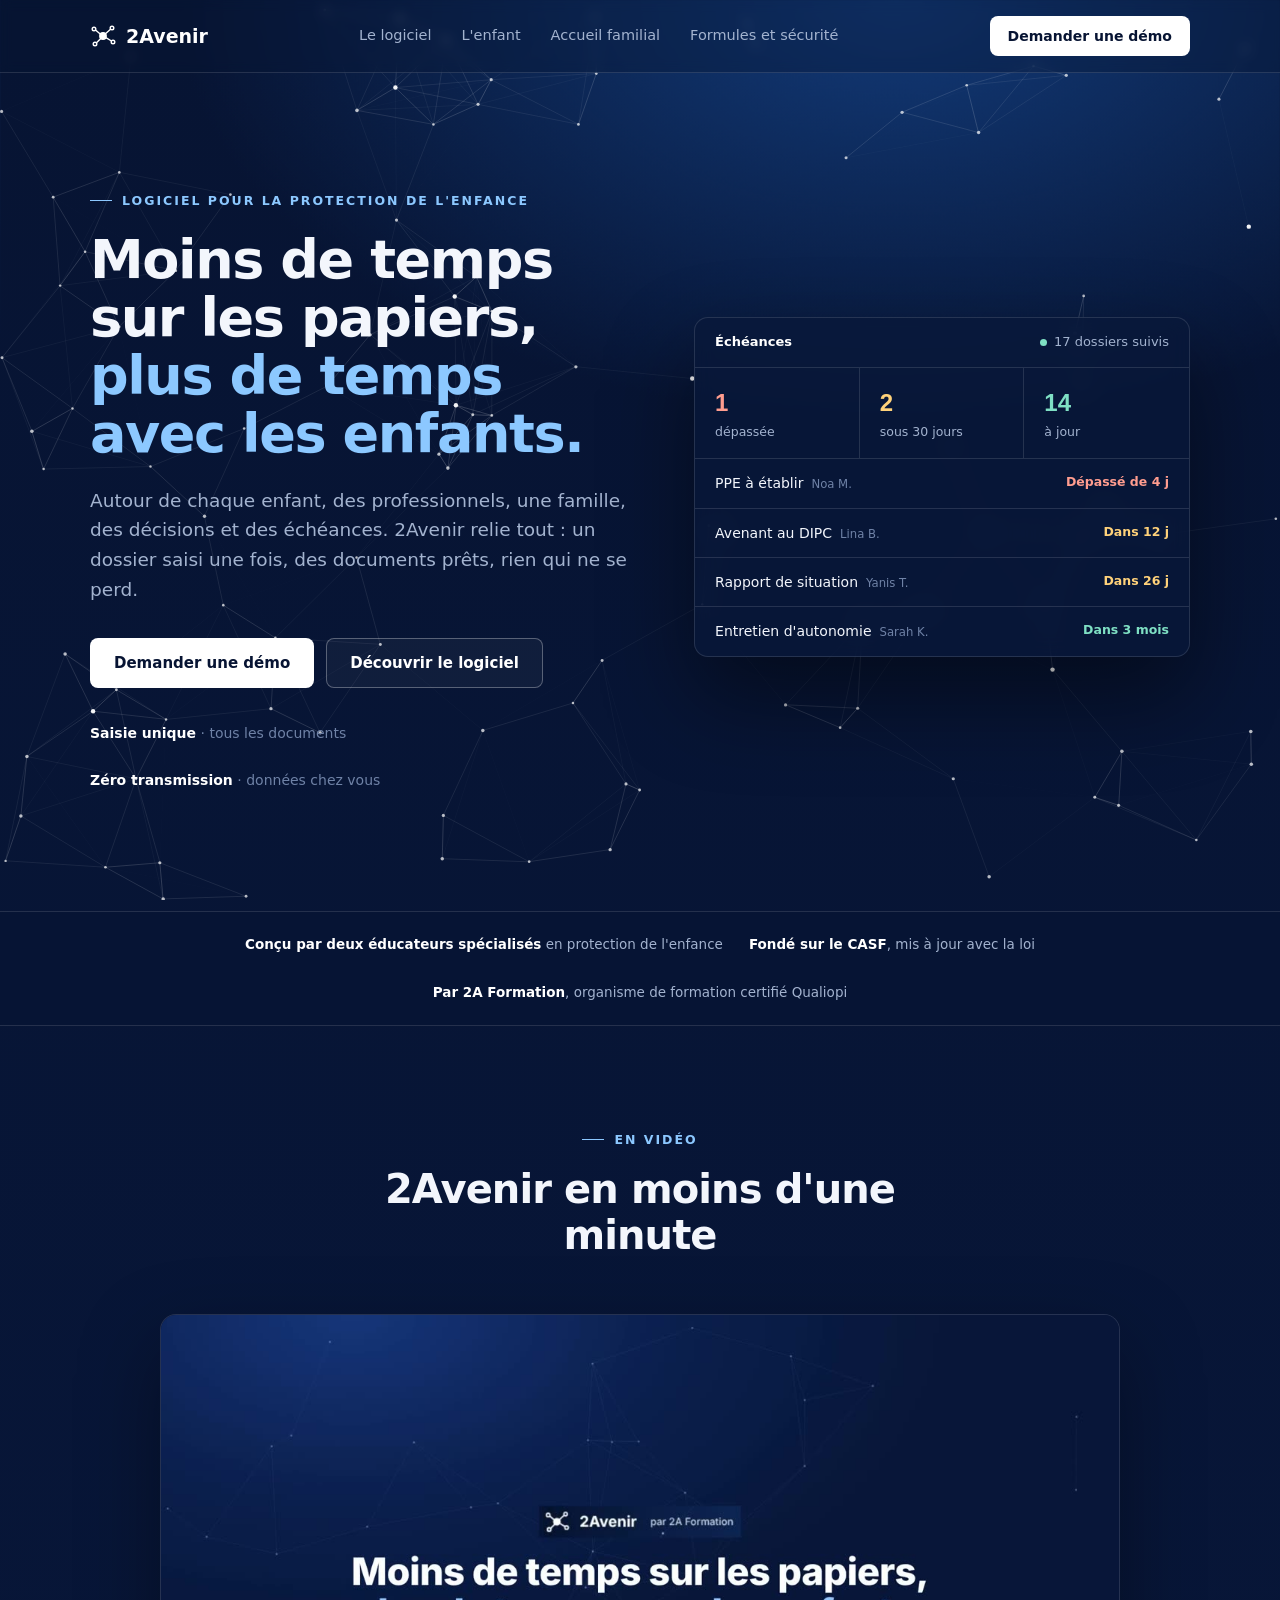
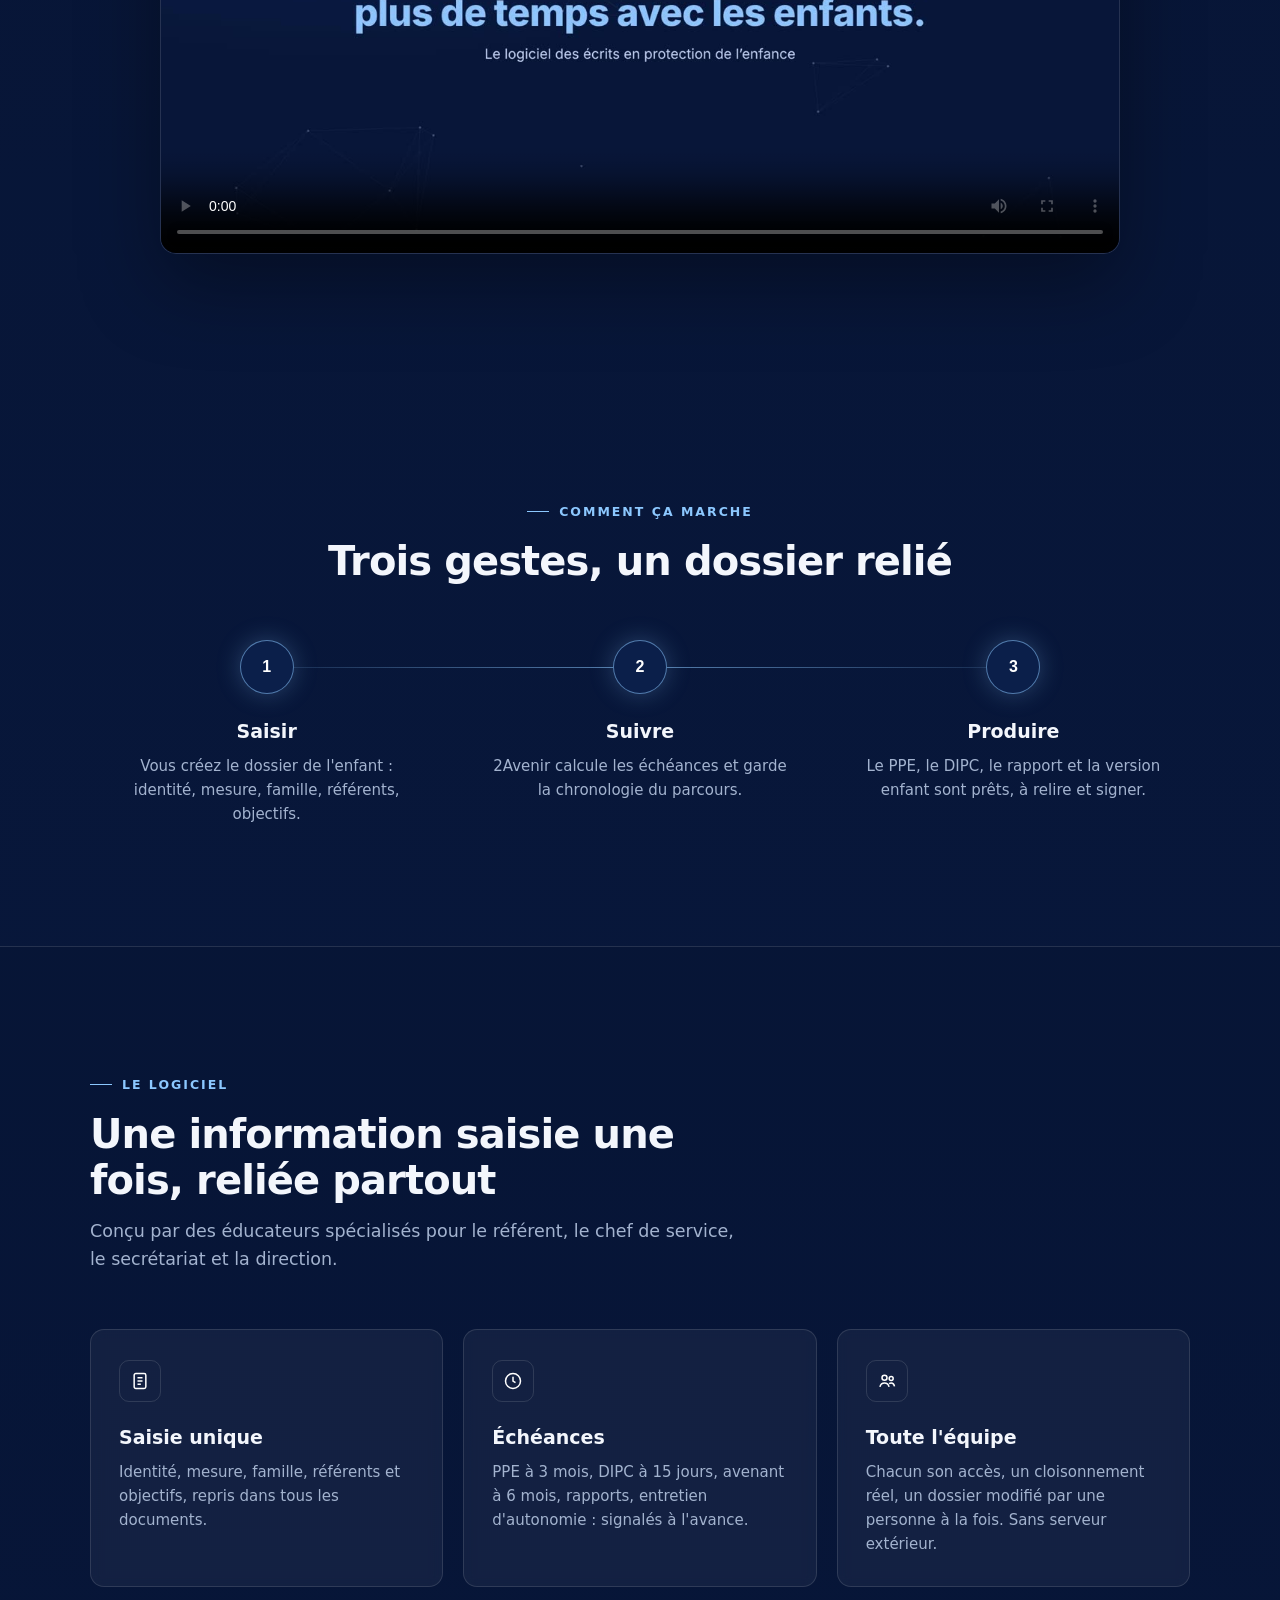
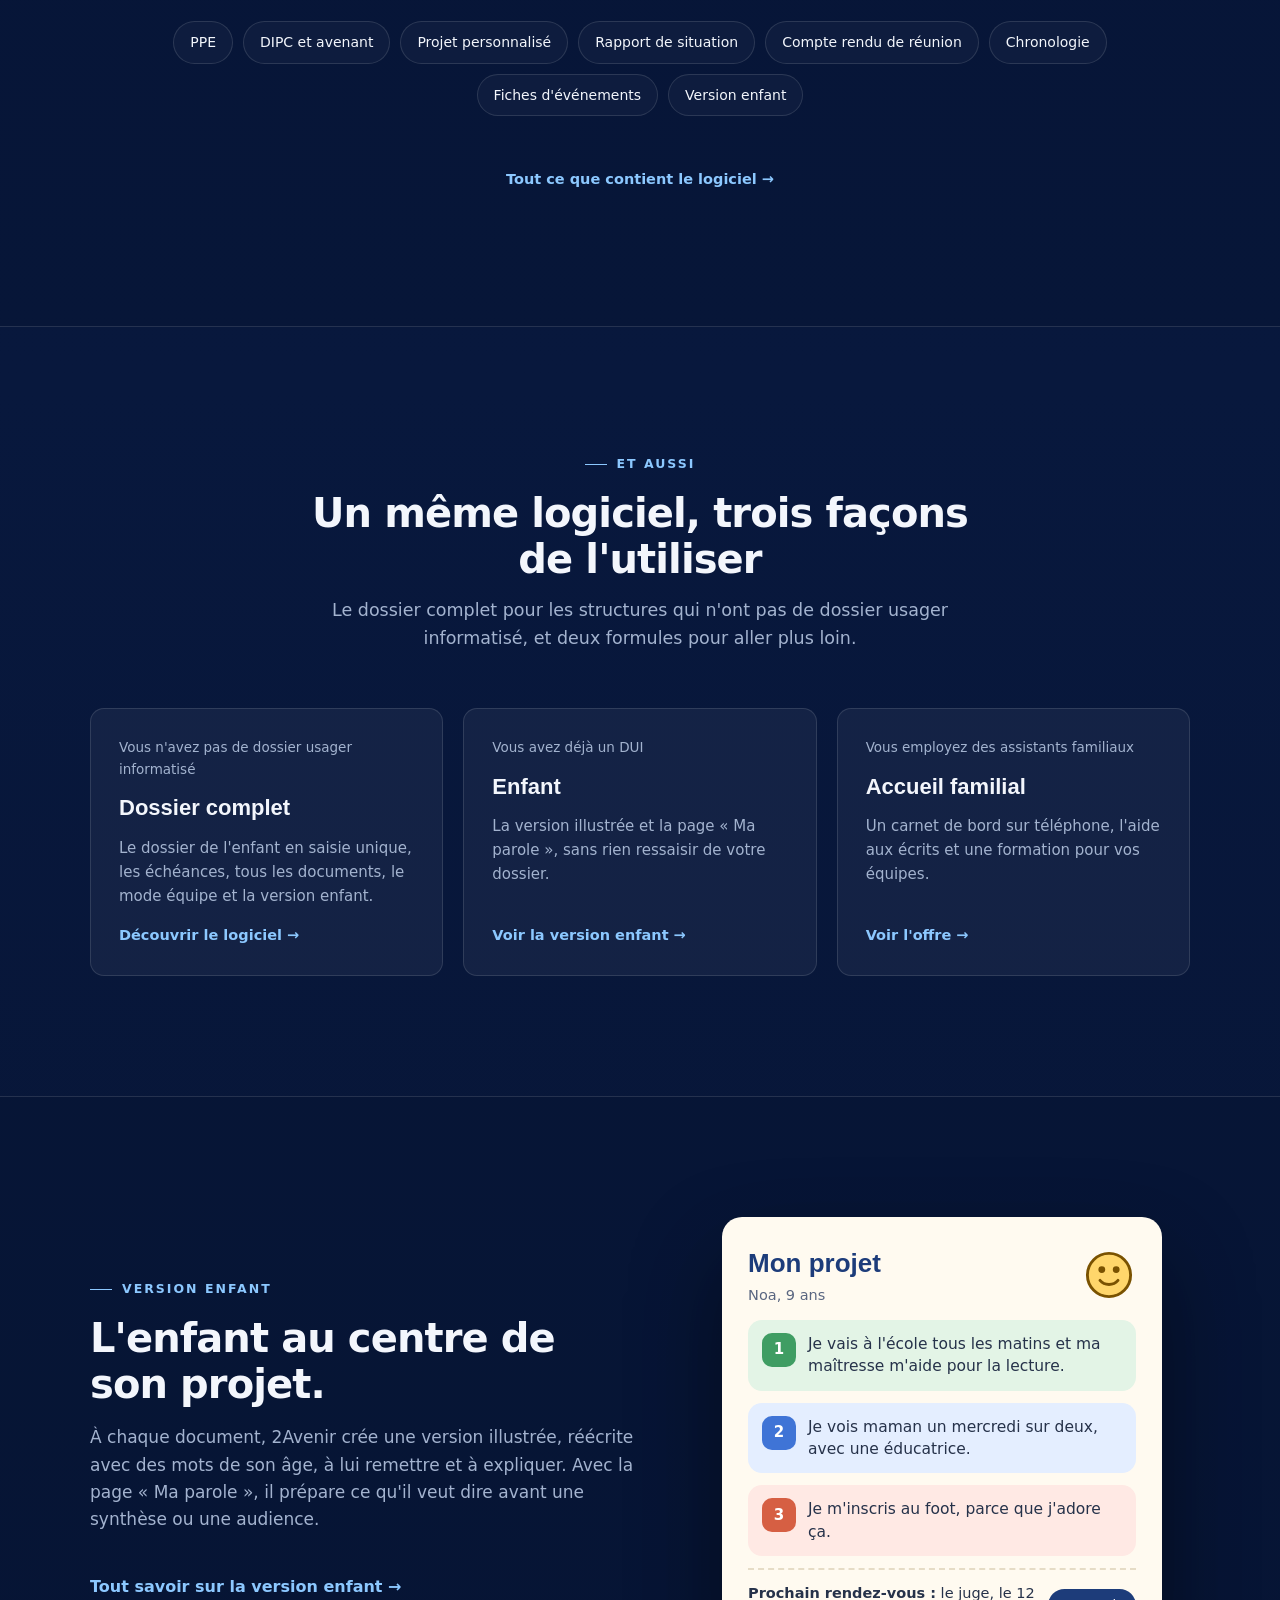
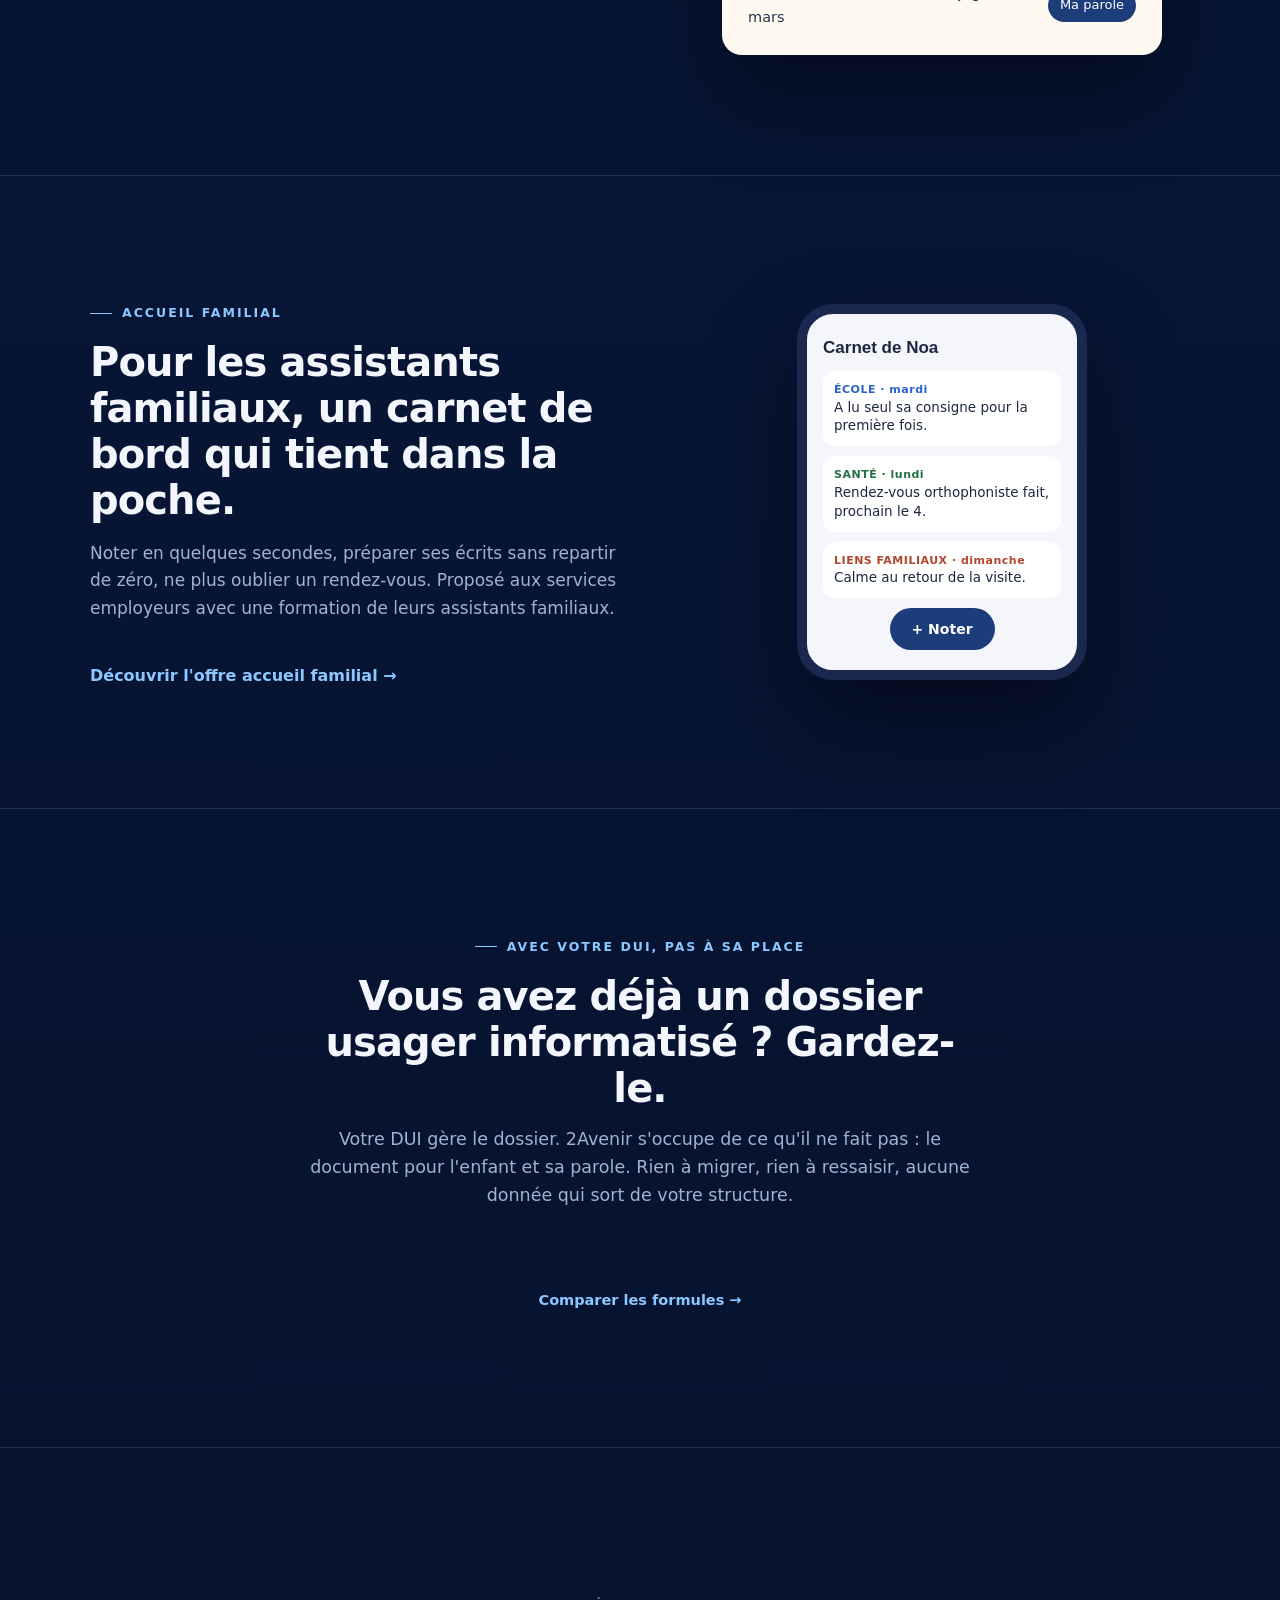
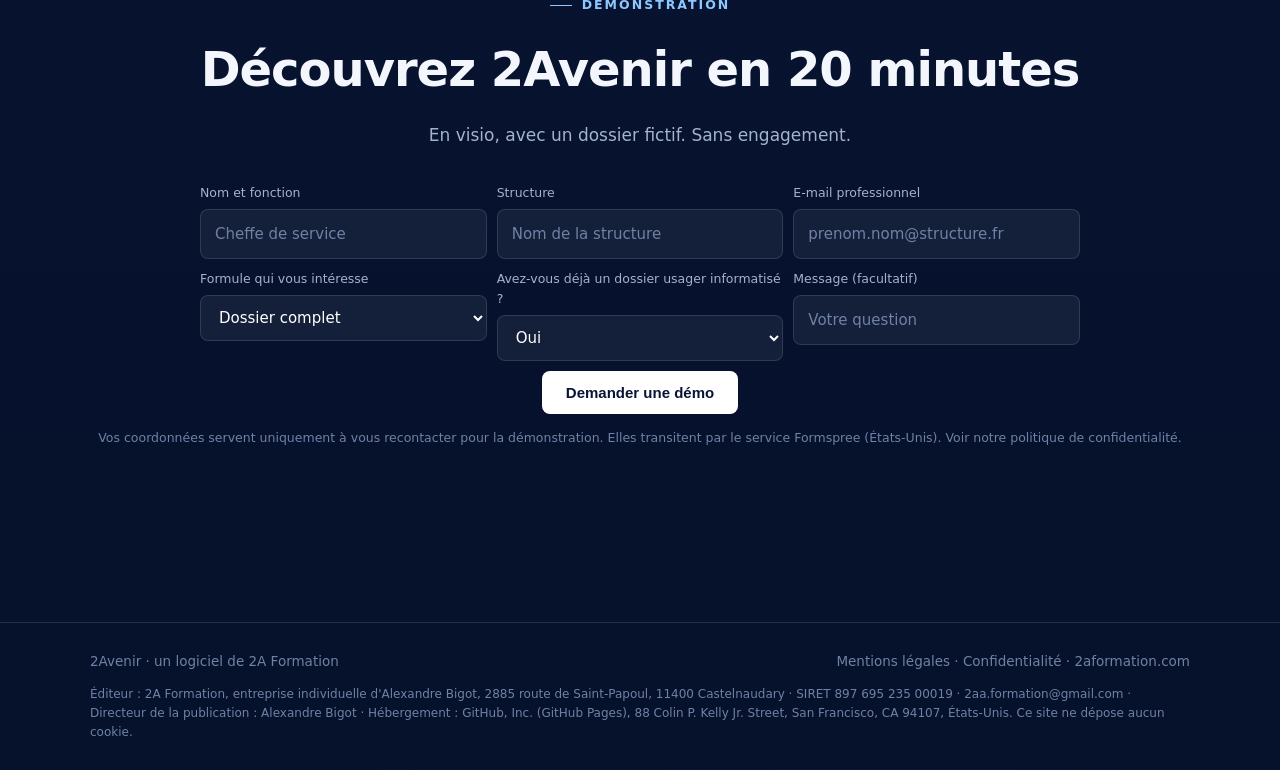
<file: index.html>
<!doctype html>
<html lang="fr">
<head>
<meta charset="utf-8">
<meta http-equiv="Content-Security-Policy" content="default-src 'self'; script-src 'self'; style-src 'self' 'unsafe-inline' https://fonts.googleapis.com; font-src https://fonts.gstatic.com; img-src 'self' data:; media-src 'self'; connect-src https://formspree.io; form-action https://formspree.io; base-uri 'none'; object-src 'none'">
<meta name="referrer" content="strict-origin-when-cross-origin">
<meta name="viewport" content="width=device-width, initial-scale=1">
<title>2Avenir · logiciel pour la protection de l'enfance</title>
<meta name="description" content="2Avenir relie le dossier de chaque enfant accueilli, les échéances et les documents (PPE, DIPC, projet personnalisé, rapport de situation), avec une version pour l'enfant et un outil pour les assistants familiaux. Sans serveur extérieur. Par 2A Formation.">
<meta property="og:title" content="2Avenir · logiciel pour la protection de l'enfance">
<meta property="og:description" content="2Avenir relie le dossier de chaque enfant accueilli, les échéances et les documents (PPE, DIPC, projet personnalisé, rapport de situation), avec une version pour l'enfant et un outil pour les assistants familiaux. Sans serveur extérieur. Par 2A Formation.">
<meta property="og:url" content="https://2avenir.net/">
<link rel="icon" href="data:image/svg+xml,%3Csvg xmlns=%27http://www.w3.org/2000/svg%27 viewBox=%270 0 26 26%27%3E%3Crect width=%2726%27 height=%2726%27 rx=%276%27 fill=%27%23071433%27/%3E%3Cg stroke=%27%23fff%27 stroke-width=%271.6%27%3E%3Cpath d=%27M6 7l7 6l7-6M6 19l7-6l7 6%27/%3E%3C/g%3E%3Ccircle cx=%2713%27 cy=%2713%27 r=%273%27 fill=%27%238cc8ff%27/%3E%3C/svg%3E">
<link rel="preconnect" href="https://fonts.googleapis.com"><link rel="preconnect" href="https://fonts.gstatic.com" crossorigin>
<link rel="stylesheet" href="https://fonts.googleapis.com/css2?family=Inter:wght@400;600&family=Poppins:wght@500;600&display=swap">
<link rel="stylesheet" href="style.css">
</head>
<body>
<canvas id="net" aria-hidden="true"></canvas>
<header>
 <div class="wrap">
  <a class="logo" href="index.html"><svg aria-hidden="true" width="26" height="26" viewBox="0 0 26 26" fill="none" stroke="#fff" stroke-width="1.4"><circle cx="13" cy="13" r="3.2" fill="#fff"/><circle cx="4" cy="6" r="1.8"/><circle cx="22" cy="5" r="1.8"/><circle cx="23" cy="19" r="1.8"/><circle cx="5" cy="21" r="1.8"/><path d="M5.5 7l5 4.2M20.5 6.3l-5.3 4.8M21.5 18l-5.6-3.4M6.5 19.8l4.3-4.2"/></svg>2Avenir</a>
  <nav aria-label="Navigation principale"><a href="logiciel.html">Le logiciel</a><a href="enfant.html">L'enfant</a><a href="accueil-familial.html">Accueil familial</a><a href="formules.html">Formules et sécurité</a></nav>
  <a class="btn hd" href="#demo">Demander une démo</a>
  <details class="mnav"><summary>Menu</summary><div><a href="index.html">Accueil</a><a href="logiciel.html">Le logiciel</a><a href="enfant.html">L'enfant</a><a href="accueil-familial.html">Accueil familial</a><a href="formules.html">Formules et sécurité</a><a href="#demo">Demander une démo</a></div></details>
 </div>
</header>
<main>
 <div class="hero">
  <div class="wrap">
   <div>
    <div class="k">Logiciel pour la protection de l'enfance</div>
    <h1>Moins de temps sur les papiers, <span>plus de temps avec les enfants.</span></h1>
    <p>Autour de chaque enfant, des professionnels, une famille, des décisions et des échéances. 2Avenir relie tout : un dossier saisi une fois, des documents prêts, rien qui ne se perd.</p>
    <div class="ctas"><a class="btn" href="#demo">Demander une démo</a><a class="btn line" href="logiciel.html">Découvrir le logiciel</a></div>
    <div class="trust"><span><b>Saisie unique</b> · tous les documents</span><span><b>Zéro transmission</b> · données chez vous</span></div>
   </div>
   <div class="app" aria-label="Aperçu du logiciel, données fictives">
    <div class="bar"><b>Échéances</b><span class="live">17 dossiers suivis</span></div>
    <div class="kp"><div><b class="r">1</b>dépassée</div><div><b class="o">2</b>sous 30 jours</div><div><b class="g">14</b>à jour</div></div>
    <div class="row"><span>PPE à établir<small>Noa M.</small></span><span class="r">Dépassé de 4 j</span></div>
    <div class="row"><span>Avenant au DIPC<small>Lina B.</small></span><span class="o">Dans 12 j</span></div>
    <div class="row"><span>Rapport de situation<small>Yanis T.</small></span><span class="o">Dans 26 j</span></div>
    <div class="row"><span>Entretien d'autonomie<small>Sarah K.</small></span><span class="g">Dans 3 mois</span></div>
   </div>
  </div>
 </div>
 <div class="strip"><div class="wrap"><span><b>Conçu par deux éducateurs spécialisés</b> en protection de l'enfance</span><span><b>Fondé sur le CASF</b>, mis à jour avec la loi</span><span><b>Par 2A Formation</b>, organisme de formation certifié Qualiopi</span></div></div>
 <section id="video">
  <div class="wrap">
   <div class="sh c"><div class="k">En vidéo</div><h2>2Avenir en moins d'une minute</h2></div>
   <div class="film"><video controls preload="metadata" playsinline poster="video-2avenir-apercu.jpg" aria-label="Présentation de 2Avenir en vidéo, données fictives"><source src="video-2avenir.mp4" type="video/mp4">Votre navigateur ne lit pas la vidéo : <a href="video-2avenir.mp4">la télécharger</a>.</video></div>
  </div>
 </section>
 <section id="etapes">
  <div class="wrap">
   <div class="sh c"><div class="k">Comment ça marche</div><h2>Trois gestes, un dossier relié</h2></div>
   <div class="steps">
    <div class="step"><div class="dot">1</div><h3>Saisir</h3><p>Vous créez le dossier de l'enfant : identité, mesure, famille, référents, objectifs.</p></div>
    <div class="step"><div class="dot">2</div><h3>Suivre</h3><p>2Avenir calcule les échéances et garde la chronologie du parcours.</p></div>
    <div class="step"><div class="dot">3</div><h3>Produire</h3><p>Le PPE, le DIPC, le rapport et la version enfant sont prêts, à relire et signer.</p></div>
   </div>
  </div>
 </section>
 <section id="logiciel" class="alt">
  <div class="wrap">
   <div class="sh"><div class="k">Le logiciel</div><h2>Une information saisie une fois, reliée partout</h2><p>Conçu par des éducateurs spécialisés pour le référent, le chef de service, le secrétariat et la direction.</p></div>
   <div class="grid3">
    <div class="card"><div class="ic"><svg aria-hidden="true" width="20" height="20" viewBox="0 0 24 24" fill="none" stroke="#fff" stroke-width="1.8"><rect x="5" y="3" width="14" height="18" rx="2"/><path d="M9 8h6M9 12h6M9 16h4"/></svg></div><h3>Saisie unique</h3><p>Identité, mesure, famille, référents et objectifs, repris dans tous les documents.</p></div>
    <div class="card"><div class="ic"><svg aria-hidden="true" width="20" height="20" viewBox="0 0 24 24" fill="none" stroke="#fff" stroke-width="1.8"><circle cx="12" cy="12" r="9"/><path d="M12 7v5l3 2"/></svg></div><h3>Échéances</h3><p>PPE à 3 mois, DIPC à 15 jours, avenant à 6 mois, rapports, entretien d'autonomie : signalés à l'avance.</p></div>
    <div class="card"><div class="ic"><svg aria-hidden="true" width="20" height="20" viewBox="0 0 24 24" fill="none" stroke="#fff" stroke-width="1.8"><circle cx="9" cy="8" r="3"/><circle cx="17" cy="9" r="2.4"/><path d="M3.5 19c.8-3 3-4.5 5.5-4.5s4.7 1.5 5.5 4.5M14.5 15.2c.8-.5 1.6-.7 2.5-.7 2 0 3.5 1.2 4 4"/></svg></div><h3>Toute l'équipe</h3><p>Chacun son accès, un cloisonnement réel, un dossier modifié par une personne à la fois. Sans serveur extérieur.</p></div>
   </div>
   <div class="docs"><span>PPE</span><span>DIPC et avenant</span><span>Projet personnalisé</span><span>Rapport de situation</span><span>Compte rendu de réunion</span><span>Chronologie</span><span>Fiches d'événements</span><span>Version enfant</span></div>
   <p class="fine"><a class="more" href="logiciel.html">Tout ce que contient le logiciel →</a></p>
  </div>
 </section>
 <section id="formules-choix">
  <div class="wrap">
   <div class="sh c"><div class="k">Et aussi</div><h2>Un même logiciel, trois façons de l'utiliser</h2><p>Le dossier complet pour les structures qui n'ont pas de dossier usager informatisé, et deux formules pour aller plus loin.</p></div>
   <div class="grid3">
    <a class="choice" href="logiciel.html"><small>Vous n'avez pas de dossier usager informatisé</small><b>Dossier complet</b><span>Le dossier de l'enfant en saisie unique, les échéances, tous les documents, le mode équipe et la version enfant.</span><i>Découvrir le logiciel →</i></a>
    <a class="choice" href="enfant.html"><small>Vous avez déjà un DUI</small><b>Enfant</b><span>La version illustrée et la page « Ma parole », sans rien ressaisir de votre dossier.</span><i>Voir la version enfant →</i></a>
    <a class="choice" href="accueil-familial.html"><small>Vous employez des assistants familiaux</small><b>Accueil familial</b><span>Un carnet de bord sur téléphone, l'aide aux écrits et une formation pour vos équipes.</span><i>Voir l'offre →</i></a>
   </div>
  </div>
 </section>
 <section id="enfant" class="alt">
  <div class="wrap split">
   <div>
    <div class="k">Version enfant</div>
    <h2>L'enfant au centre de son projet.</h2>
    <p>À chaque document, 2Avenir crée une version illustrée, réécrite avec des mots de son âge, à lui remettre et à expliquer. Avec la page « Ma parole », il prépare ce qu'il veut dire avant une synthèse ou une audience.</p>
    <a class="more" href="enfant.html">Tout savoir sur la version enfant →</a>
   </div>
   <div class="kidcard" role="img" aria-label="Exemple fictif de projet illustré pour un enfant de 9 ans">
     <div class="head"><div><p class="t1">Mon projet</p><p class="t2">Noa, 9 ans</p></div><svg aria-hidden="true" width="54" height="54" viewBox="0 0 30 30" fill="#ffd66b" stroke="#7a5200" stroke-width="1.6" stroke-linecap="round"><circle cx="15" cy="15" r="12"/><circle cx="11" cy="12" r="1.1" fill="#7a5200"/><circle cx="19" cy="12" r="1.1" fill="#7a5200"/><path d="M10 18c2.5 3 7.5 3 10 0"/></svg></div>
     <div class="obj o1"><b>1</b><span>Je vais à l'école tous les matins et ma maîtresse m'aide pour la lecture.</span></div>
     <div class="obj o2"><b>2</b><span>Je vois maman un mercredi sur deux, avec une éducatrice.</span></div>
     <div class="obj o3"><b>3</b><span>Je m'inscris au foot, parce que j'adore ça.</span></div>
     <div class="kidfoot"><span><strong>Prochain rendez-vous :</strong> le juge, le 12 mars</span><span class="pill">Ma parole</span></div>
    </div>
  </div>
 </section>
 <section id="accueil-familial">
  <div class="wrap split">
   <div>
    <div class="k">Accueil familial</div>
    <h2>Pour les assistants familiaux, un carnet de bord qui tient dans la poche.</h2>
    <p>Noter en quelques secondes, préparer ses écrits sans repartir de zéro, ne plus oublier un rendez-vous. Proposé aux services employeurs avec une formation de leurs assistants familiaux.</p>
    <a class="more" href="accueil-familial.html">Découvrir l'offre accueil familial →</a>
   </div>
   <div class="phone" role="img" aria-label="Aperçu du carnet de bord sur téléphone, données fictives">
     <p class="pt">Carnet de Noa</p>
     <div class="ob"><b style="color:#2a62c9">ÉCOLE · mardi</b>A lu seul sa consigne pour la première fois.</div>
     <div class="ob"><b style="color:#237043">SANTÉ · lundi</b>Rendez-vous orthophoniste fait, prochain le 4.</div>
     <div class="ob"><b style="color:#b0462e">LIENS FAMILIAUX · dimanche</b>Calme au retour de la visite.</div>
     <span class="add">+ Noter</span>
    </div>
  </div>
 </section>
 <section id="dui" class="alt">
  <div class="wrap">
   <div class="sh c"><div class="k">Avec votre DUI, pas à sa place</div><h2>Vous avez déjà un dossier usager informatisé ? Gardez-le.</h2><p>Votre DUI gère le dossier. 2Avenir s'occupe de ce qu'il ne fait pas : le document pour l'enfant et sa parole. Rien à migrer, rien à ressaisir, aucune donnée qui sort de votre structure.</p></div>
   <p class="fine"><a class="more" href="formules.html">Comparer les formules →</a></p>
  </div>
 </section>
 <div class="final" id="demo">
  <div class="wrap">
   <div class="k">Démonstration</div>
   <h2>Découvrez 2Avenir en 20 minutes</h2>
   <p>En visio, avec un dossier fictif. Sans engagement.</p>
   <form class="form" id="demoForm" action="https://formspree.io/f/xjykajbo" method="POST">
    <input type="hidden" name="_subject" value="2Avenir : demande de démonstration">
    <input type="hidden" name="origine" value="2avenir.net">
    <input type="text" name="_gotcha" tabindex="-1" autocomplete="off" aria-hidden="true" style="position:absolute;left:-9999px;width:1px;height:1px;opacity:0">
    <div><label for="f-nom">Nom et fonction</label><input id="f-nom" name="nom_fonction" required maxlength="120" placeholder="Cheffe de service"></div>
    <div><label for="f-struct">Structure</label><input id="f-struct" name="etablissement" required maxlength="160" placeholder="Nom de la structure"></div>
    <div><label for="f-mail">E-mail professionnel</label><input id="f-mail" name="email" type="email" required maxlength="160" placeholder="prenom.nom@structure.fr"></div>
    <div><label for="f-formule">Formule qui vous intéresse</label><select id="f-formule" name="formule"><option>Dossier complet</option><option>Enfant</option><option>Accueil familial</option><option>Je ne sais pas encore</option></select></div>
    <div><label for="f-dui">Avez-vous déjà un dossier usager informatisé ?</label><select id="f-dui" name="dui_existant"><option>Oui</option><option>Non</option><option>En cours de déploiement</option><option>Je ne sais pas</option></select></div>
    <div><label for="f-msg">Message (facultatif)</label><input id="f-msg" name="message" maxlength="500" placeholder="Votre question"></div>
    <div class="send"><button class="btn" type="submit">Demander une démo</button></div>
   </form>
   <p class="ok" id="ok" hidden role="status"></p>
   <p class="fine" style="margin-top:14px;font-size:12.5px;color:var(--dim)">Vos coordonnées servent uniquement à vous recontacter pour la démonstration. Elles transitent par le service Formspree (États-Unis). Voir notre <a href="https://2aformation.com/politique-de-confidentialite/index.html" style="color:inherit">politique de confidentialité</a>.</p>
  </div>
 </div>
</main>
<footer>
 <div class="wrap"><span>2Avenir · un logiciel de 2A Formation</span><span><a href="https://2aformation.com/mention/index.html">Mentions légales</a> · <a href="https://2aformation.com/politique-de-confidentialite/index.html">Confidentialité</a> · <a href="https://2aformation.com/">2aformation.com</a></span></div>
 <div class="wrap" style="margin-top:12px;font-size:12px;line-height:1.6;display:block">Éditeur : 2A Formation, entreprise individuelle d'Alexandre Bigot, 2885 route de Saint-Papoul, 11400 Castelnaudary · SIRET 897 695 235 00019 · 2aa.formation@gmail.com · Directeur de la publication : Alexandre Bigot · Hébergement : GitHub, Inc. (GitHub Pages), 88 Colin P. Kelly Jr. Street, San Francisco, CA 94107, États-Unis. Ce site ne dépose aucun cookie.</div>
</footer>
<script src="site.js"></script>
</body>
</html>
</file>
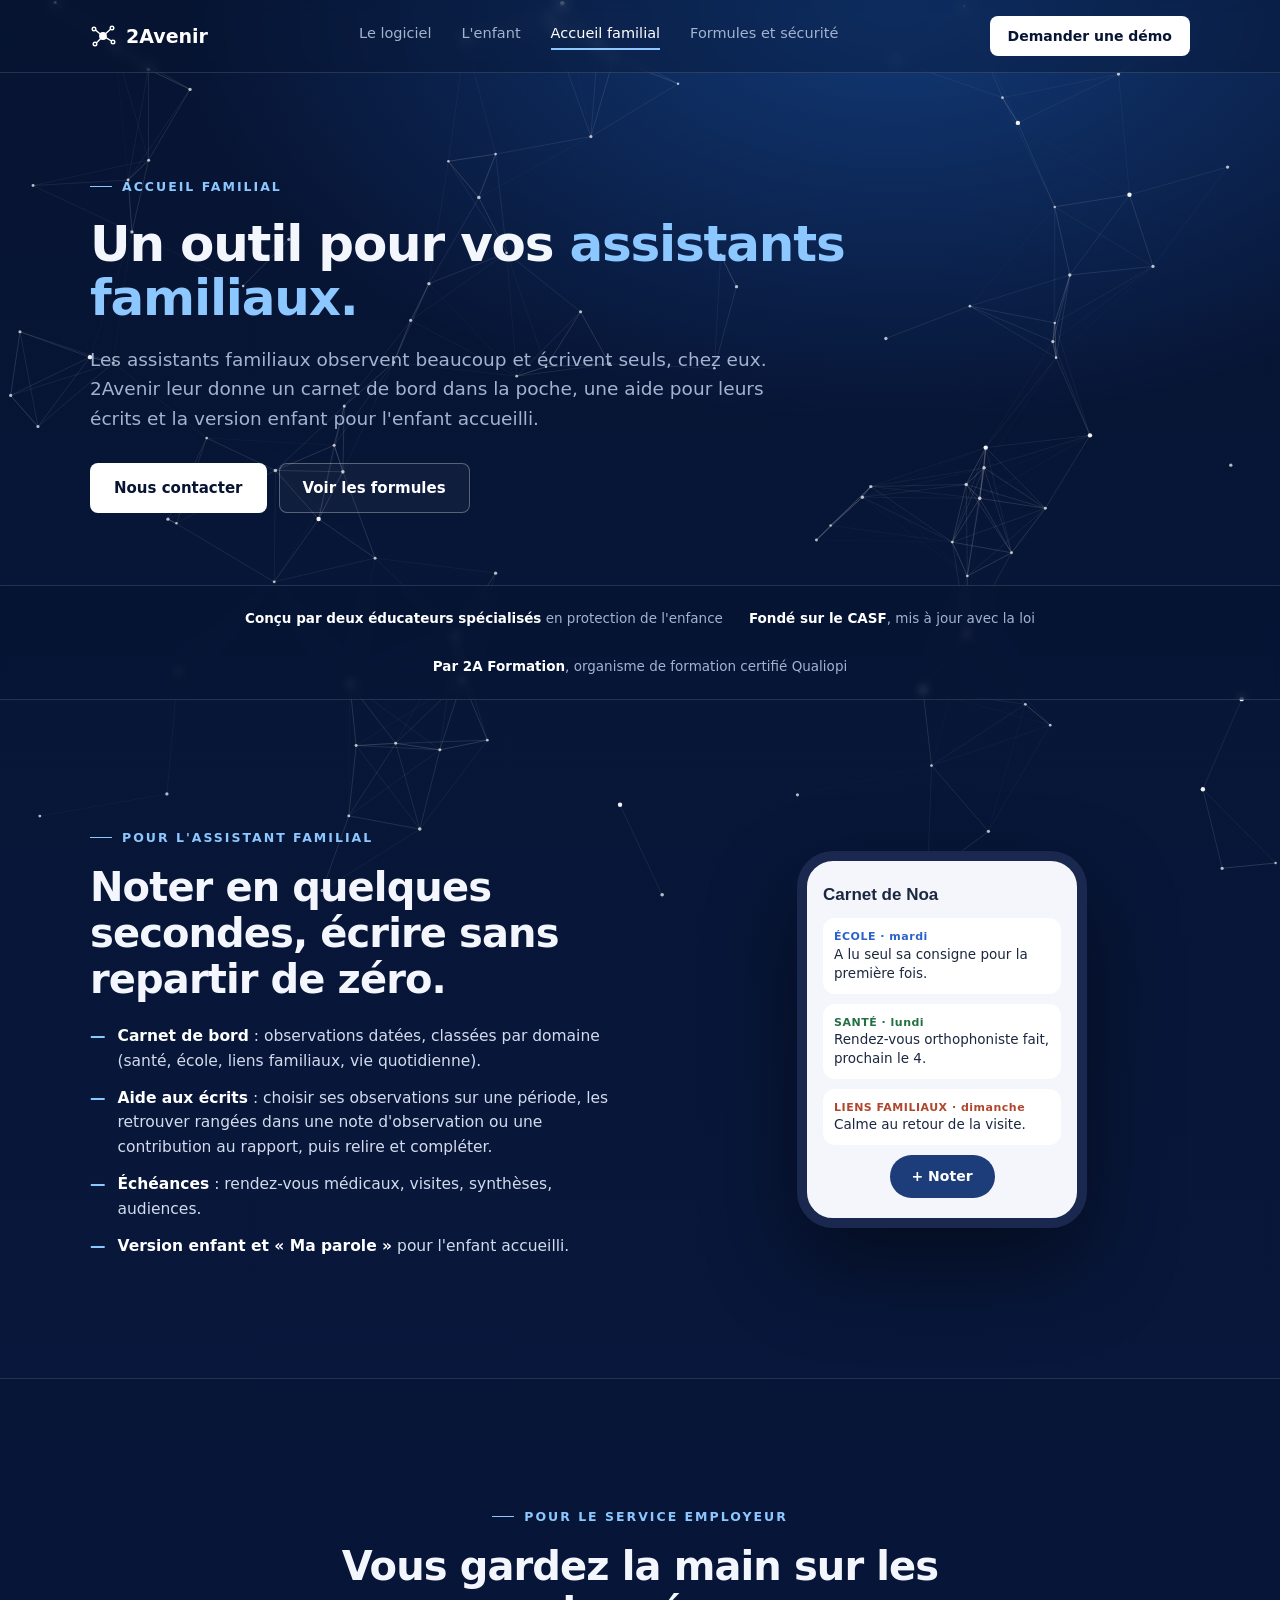
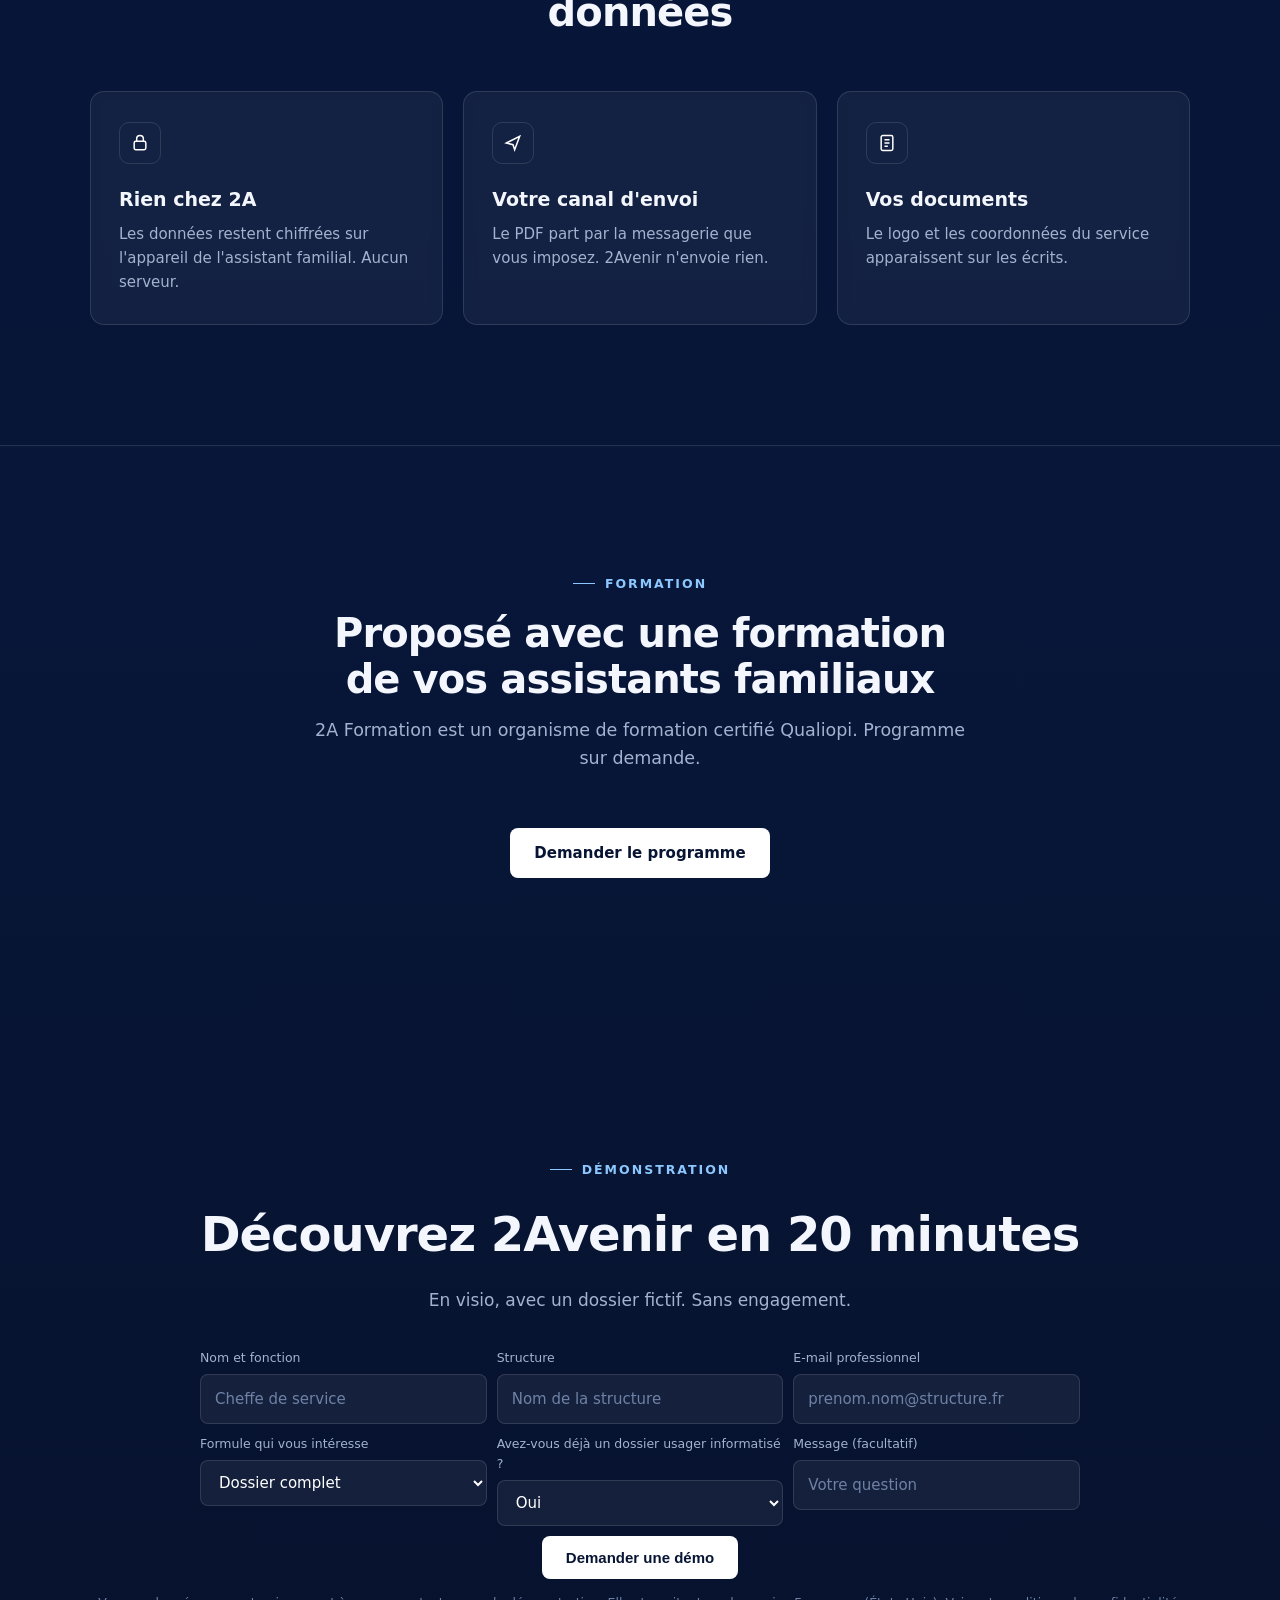
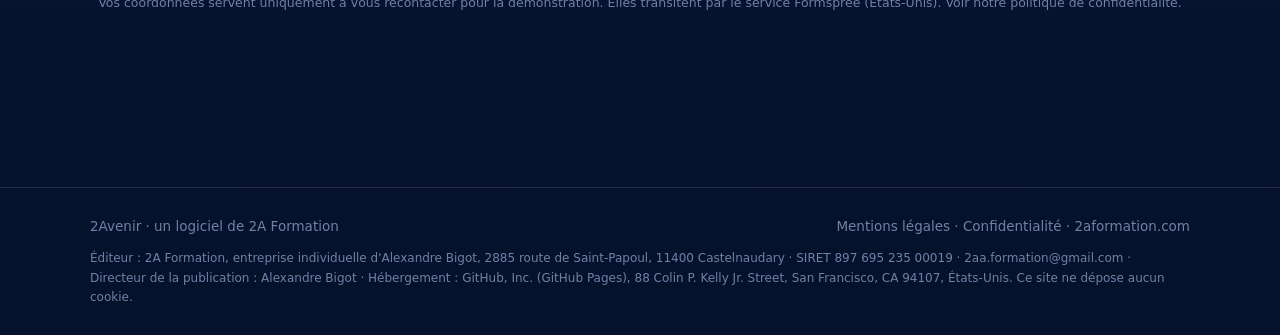
<file: accueil-familial.html>
<!doctype html>
<html lang="fr">
<head>
<meta charset="utf-8">
<meta http-equiv="Content-Security-Policy" content="default-src 'self'; script-src 'self'; style-src 'self' 'unsafe-inline' https://fonts.googleapis.com; font-src https://fonts.gstatic.com; img-src 'self' data:; media-src 'self'; connect-src https://formspree.io; form-action https://formspree.io; base-uri 'none'; object-src 'none'">
<meta name="referrer" content="strict-origin-when-cross-origin">
<meta name="viewport" content="width=device-width, initial-scale=1">
<title>2Avenir · accueil familial</title>
<meta name="description" content="Un carnet de bord sur téléphone, une aide aux écrits, les échéances et la version enfant pour les assistants familiaux, avec une formation pour vos équipes.">
<meta property="og:title" content="2Avenir · accueil familial">
<meta property="og:description" content="Un carnet de bord sur téléphone, une aide aux écrits, les échéances et la version enfant pour les assistants familiaux, avec une formation pour vos équipes.">
<meta property="og:url" content="https://2avenir.net/accueil-familial.html">
<link rel="icon" href="data:image/svg+xml,%3Csvg xmlns=%27http://www.w3.org/2000/svg%27 viewBox=%270 0 26 26%27%3E%3Crect width=%2726%27 height=%2726%27 rx=%276%27 fill=%27%23071433%27/%3E%3Cg stroke=%27%23fff%27 stroke-width=%271.6%27%3E%3Cpath d=%27M6 7l7 6l7-6M6 19l7-6l7 6%27/%3E%3C/g%3E%3Ccircle cx=%2713%27 cy=%2713%27 r=%273%27 fill=%27%238cc8ff%27/%3E%3C/svg%3E">
<link rel="preconnect" href="https://fonts.googleapis.com"><link rel="preconnect" href="https://fonts.gstatic.com" crossorigin>
<link rel="stylesheet" href="https://fonts.googleapis.com/css2?family=Inter:wght@400;600&family=Poppins:wght@500;600&display=swap">
<link rel="stylesheet" href="style.css">
</head>
<body>
<canvas id="net" aria-hidden="true"></canvas>
<header>
 <div class="wrap">
  <a class="logo" href="index.html"><svg aria-hidden="true" width="26" height="26" viewBox="0 0 26 26" fill="none" stroke="#fff" stroke-width="1.4"><circle cx="13" cy="13" r="3.2" fill="#fff"/><circle cx="4" cy="6" r="1.8"/><circle cx="22" cy="5" r="1.8"/><circle cx="23" cy="19" r="1.8"/><circle cx="5" cy="21" r="1.8"/><path d="M5.5 7l5 4.2M20.5 6.3l-5.3 4.8M21.5 18l-5.6-3.4M6.5 19.8l4.3-4.2"/></svg>2Avenir</a>
  <nav aria-label="Navigation principale"><a href="logiciel.html">Le logiciel</a><a href="enfant.html">L'enfant</a><a href="accueil-familial.html" aria-current="page">Accueil familial</a><a href="formules.html">Formules et sécurité</a></nav>
  <a class="btn hd" href="#demo">Demander une démo</a>
  <details class="mnav"><summary>Menu</summary><div><a href="index.html">Accueil</a><a href="logiciel.html">Le logiciel</a><a href="enfant.html">L'enfant</a><a href="accueil-familial.html">Accueil familial</a><a href="formules.html">Formules et sécurité</a><a href="#demo">Demander une démo</a></div></details>
 </div>
</header>
<main>
 <div class="page-hero">
  <div class="wrap">
   <div class="k">Accueil familial</div>
   <h1>Un outil pour vos <span>assistants familiaux.</span></h1>
   <p>Les assistants familiaux observent beaucoup et écrivent seuls, chez eux. 2Avenir leur donne un carnet de bord dans la poche, une aide pour leurs écrits et la version enfant pour l'enfant accueilli.</p>
   <div class="ctas" style="margin-top:30px"><a class="btn" href="#demo">Nous contacter</a><a class="btn line" href="formules.html">Voir les formules</a></div>
  </div>
 </div>
 <div class="strip"><div class="wrap"><span><b>Conçu par deux éducateurs spécialisés</b> en protection de l'enfance</span><span><b>Fondé sur le CASF</b>, mis à jour avec la loi</span><span><b>Par 2A Formation</b>, organisme de formation certifié Qualiopi</span></div></div>
 <section>
  <div class="wrap split">
   <div>
    <div class="k">Pour l'assistant familial</div>
    <h2>Noter en quelques secondes, écrire sans repartir de zéro.</h2>
    <ul class="lst">
     <li><span><b>Carnet de bord</b> : observations datées, classées par domaine (santé, école, liens familiaux, vie quotidienne).</span></li>
     <li><span><b>Aide aux écrits</b> : choisir ses observations sur une période, les retrouver rangées dans une note d'observation ou une contribution au rapport, puis relire et compléter.</span></li>
     <li><span><b>Échéances</b> : rendez-vous médicaux, visites, synthèses, audiences.</span></li>
     <li><span><b>Version enfant et « Ma parole »</b> pour l'enfant accueilli.</span></li>
    </ul>
   </div>
   <div class="phone" role="img" aria-label="Aperçu du carnet de bord sur téléphone, données fictives">
     <p class="pt">Carnet de Noa</p>
     <div class="ob"><b style="color:#2a62c9">ÉCOLE · mardi</b>A lu seul sa consigne pour la première fois.</div>
     <div class="ob"><b style="color:#237043">SANTÉ · lundi</b>Rendez-vous orthophoniste fait, prochain le 4.</div>
     <div class="ob"><b style="color:#b0462e">LIENS FAMILIAUX · dimanche</b>Calme au retour de la visite.</div>
     <span class="add">+ Noter</span>
    </div>
  </div>
 </section>
 <section class="alt">
  <div class="wrap">
   <div class="sh c"><div class="k">Pour le service employeur</div><h2>Vous gardez la main sur les données</h2></div>
   <div class="grid3">
    <div class="card"><div class="ic"><svg aria-hidden="true" width="20" height="20" viewBox="0 0 24 24" fill="none" stroke="#fff" stroke-width="1.8"><rect x="5" y="10" width="14" height="10" rx="2"/><path d="M8 10V7a4 4 0 0 1 8 0v3"/></svg></div><h3>Rien chez 2A</h3><p>Les données restent chiffrées sur l'appareil de l'assistant familial. Aucun serveur.</p></div>
    <div class="card"><div class="ic"><svg aria-hidden="true" width="20" height="20" viewBox="0 0 24 24" fill="none" stroke="#fff" stroke-width="1.8"><path d="M4 12l16-8-6 16-2-6z"/></svg></div><h3>Votre canal d'envoi</h3><p>Le PDF part par la messagerie que vous imposez. 2Avenir n'envoie rien.</p></div>
    <div class="card"><div class="ic"><svg aria-hidden="true" width="20" height="20" viewBox="0 0 24 24" fill="none" stroke="#fff" stroke-width="1.8"><rect x="5" y="3" width="14" height="18" rx="2"/><path d="M9 8h6M9 12h6M9 16h4"/></svg></div><h3>Vos documents</h3><p>Le logo et les coordonnées du service apparaissent sur les écrits.</p></div>
   </div>
  </div>
 </section>
 <section>
  <div class="wrap">
   <div class="sh c"><div class="k">Formation</div><h2>Proposé avec une formation de vos assistants familiaux</h2><p>2A Formation est un organisme de formation certifié Qualiopi. Programme sur demande.</p></div>
   <p class="fine"><a class="btn" href="#demo">Demander le programme</a></p>
  </div>
 </section>
 <div class="final" id="demo">
  <div class="wrap">
   <div class="k">Démonstration</div>
   <h2>Découvrez 2Avenir en 20 minutes</h2>
   <p>En visio, avec un dossier fictif. Sans engagement.</p>
   <form class="form" id="demoForm" action="https://formspree.io/f/xjykajbo" method="POST">
    <input type="hidden" name="_subject" value="2Avenir : demande de démonstration">
    <input type="hidden" name="origine" value="2avenir.net">
    <input type="text" name="_gotcha" tabindex="-1" autocomplete="off" aria-hidden="true" style="position:absolute;left:-9999px;width:1px;height:1px;opacity:0">
    <div><label for="f-nom">Nom et fonction</label><input id="f-nom" name="nom_fonction" required maxlength="120" placeholder="Cheffe de service"></div>
    <div><label for="f-struct">Structure</label><input id="f-struct" name="etablissement" required maxlength="160" placeholder="Nom de la structure"></div>
    <div><label for="f-mail">E-mail professionnel</label><input id="f-mail" name="email" type="email" required maxlength="160" placeholder="prenom.nom@structure.fr"></div>
    <div><label for="f-formule">Formule qui vous intéresse</label><select id="f-formule" name="formule"><option>Dossier complet</option><option>Enfant</option><option>Accueil familial</option><option>Je ne sais pas encore</option></select></div>
    <div><label for="f-dui">Avez-vous déjà un dossier usager informatisé ?</label><select id="f-dui" name="dui_existant"><option>Oui</option><option>Non</option><option>En cours de déploiement</option><option>Je ne sais pas</option></select></div>
    <div><label for="f-msg">Message (facultatif)</label><input id="f-msg" name="message" maxlength="500" placeholder="Votre question"></div>
    <div class="send"><button class="btn" type="submit">Demander une démo</button></div>
   </form>
   <p class="ok" id="ok" hidden role="status"></p>
   <p class="fine" style="margin-top:14px;font-size:12.5px;color:var(--dim)">Vos coordonnées servent uniquement à vous recontacter pour la démonstration. Elles transitent par le service Formspree (États-Unis). Voir notre <a href="https://2aformation.com/politique-de-confidentialite/index.html" style="color:inherit">politique de confidentialité</a>.</p>
  </div>
 </div>
</main>
<footer>
 <div class="wrap"><span>2Avenir · un logiciel de 2A Formation</span><span><a href="https://2aformation.com/mention/index.html">Mentions légales</a> · <a href="https://2aformation.com/politique-de-confidentialite/index.html">Confidentialité</a> · <a href="https://2aformation.com/">2aformation.com</a></span></div>
 <div class="wrap" style="margin-top:12px;font-size:12px;line-height:1.6;display:block">Éditeur : 2A Formation, entreprise individuelle d'Alexandre Bigot, 2885 route de Saint-Papoul, 11400 Castelnaudary · SIRET 897 695 235 00019 · 2aa.formation@gmail.com · Directeur de la publication : Alexandre Bigot · Hébergement : GitHub, Inc. (GitHub Pages), 88 Colin P. Kelly Jr. Street, San Francisco, CA 94107, États-Unis. Ce site ne dépose aucun cookie.</div>
</footer>
<script src="site.js"></script>
</body>
</html>
</file>
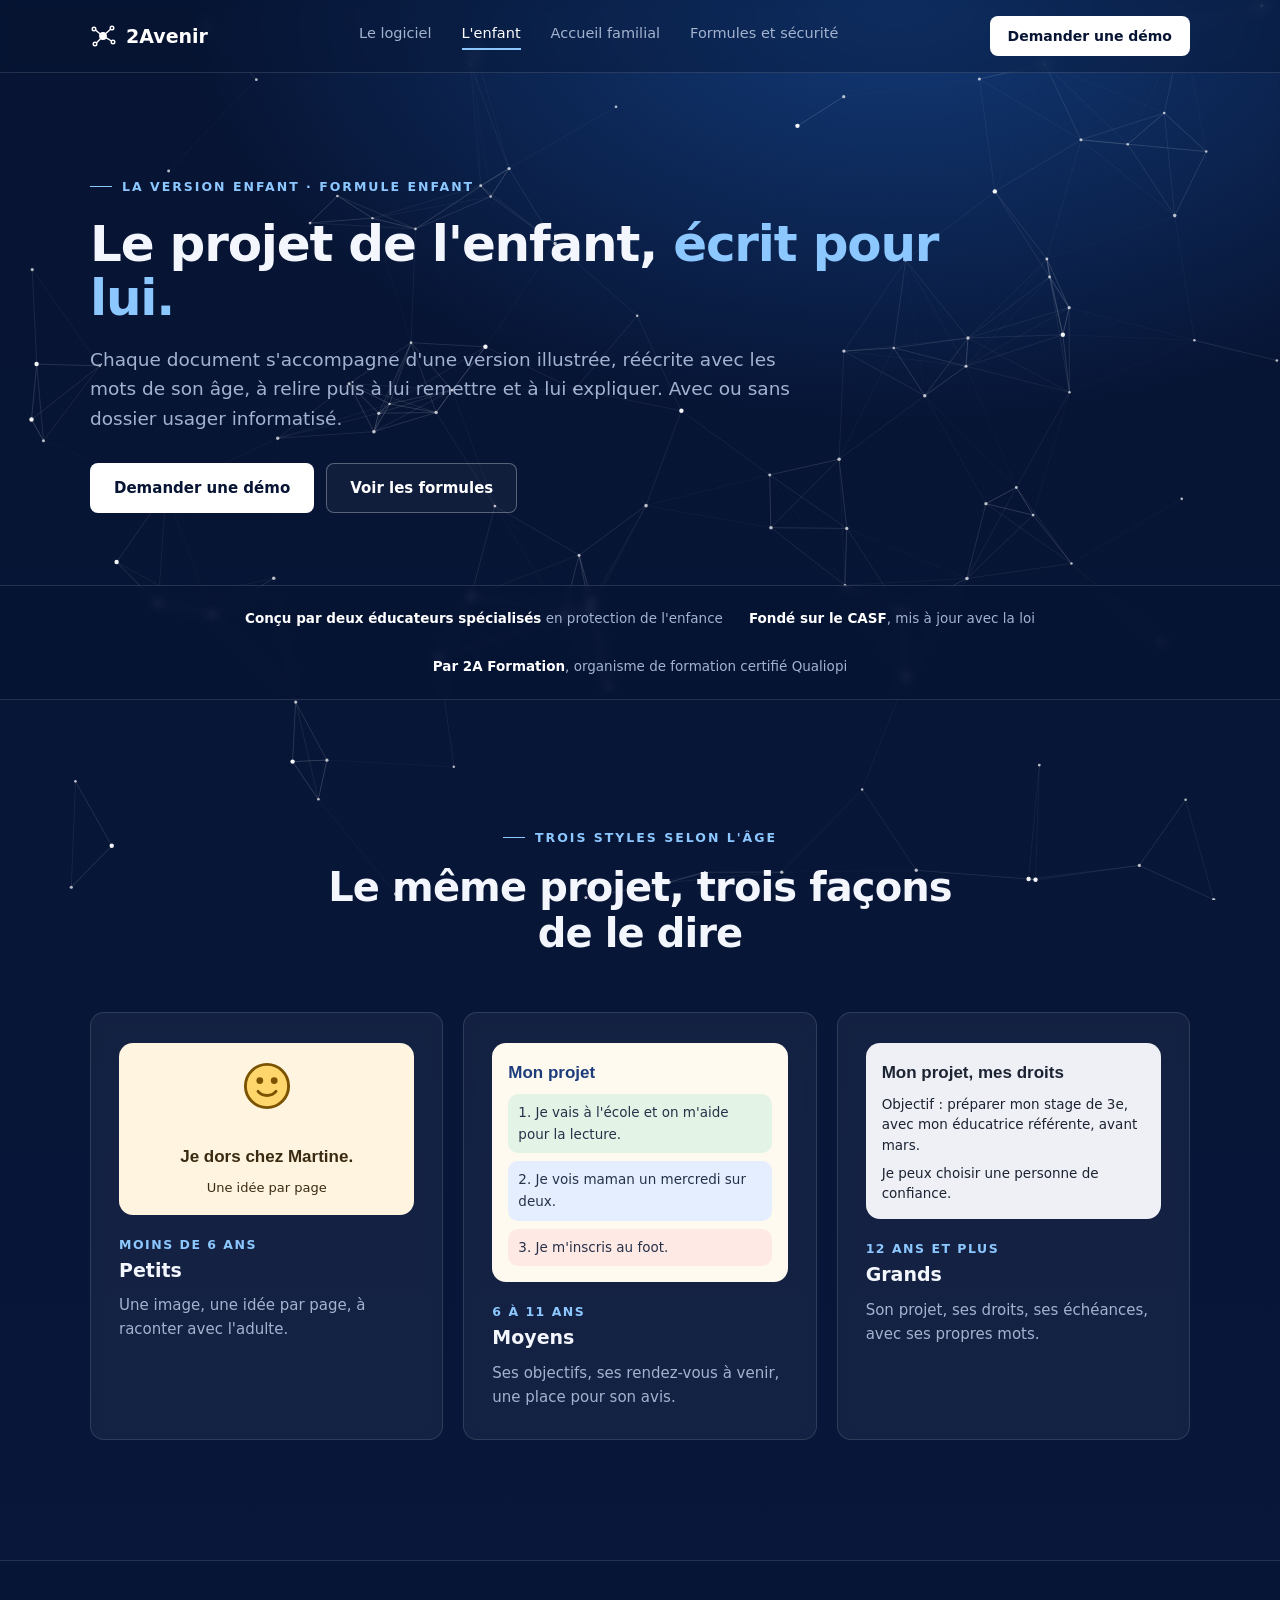
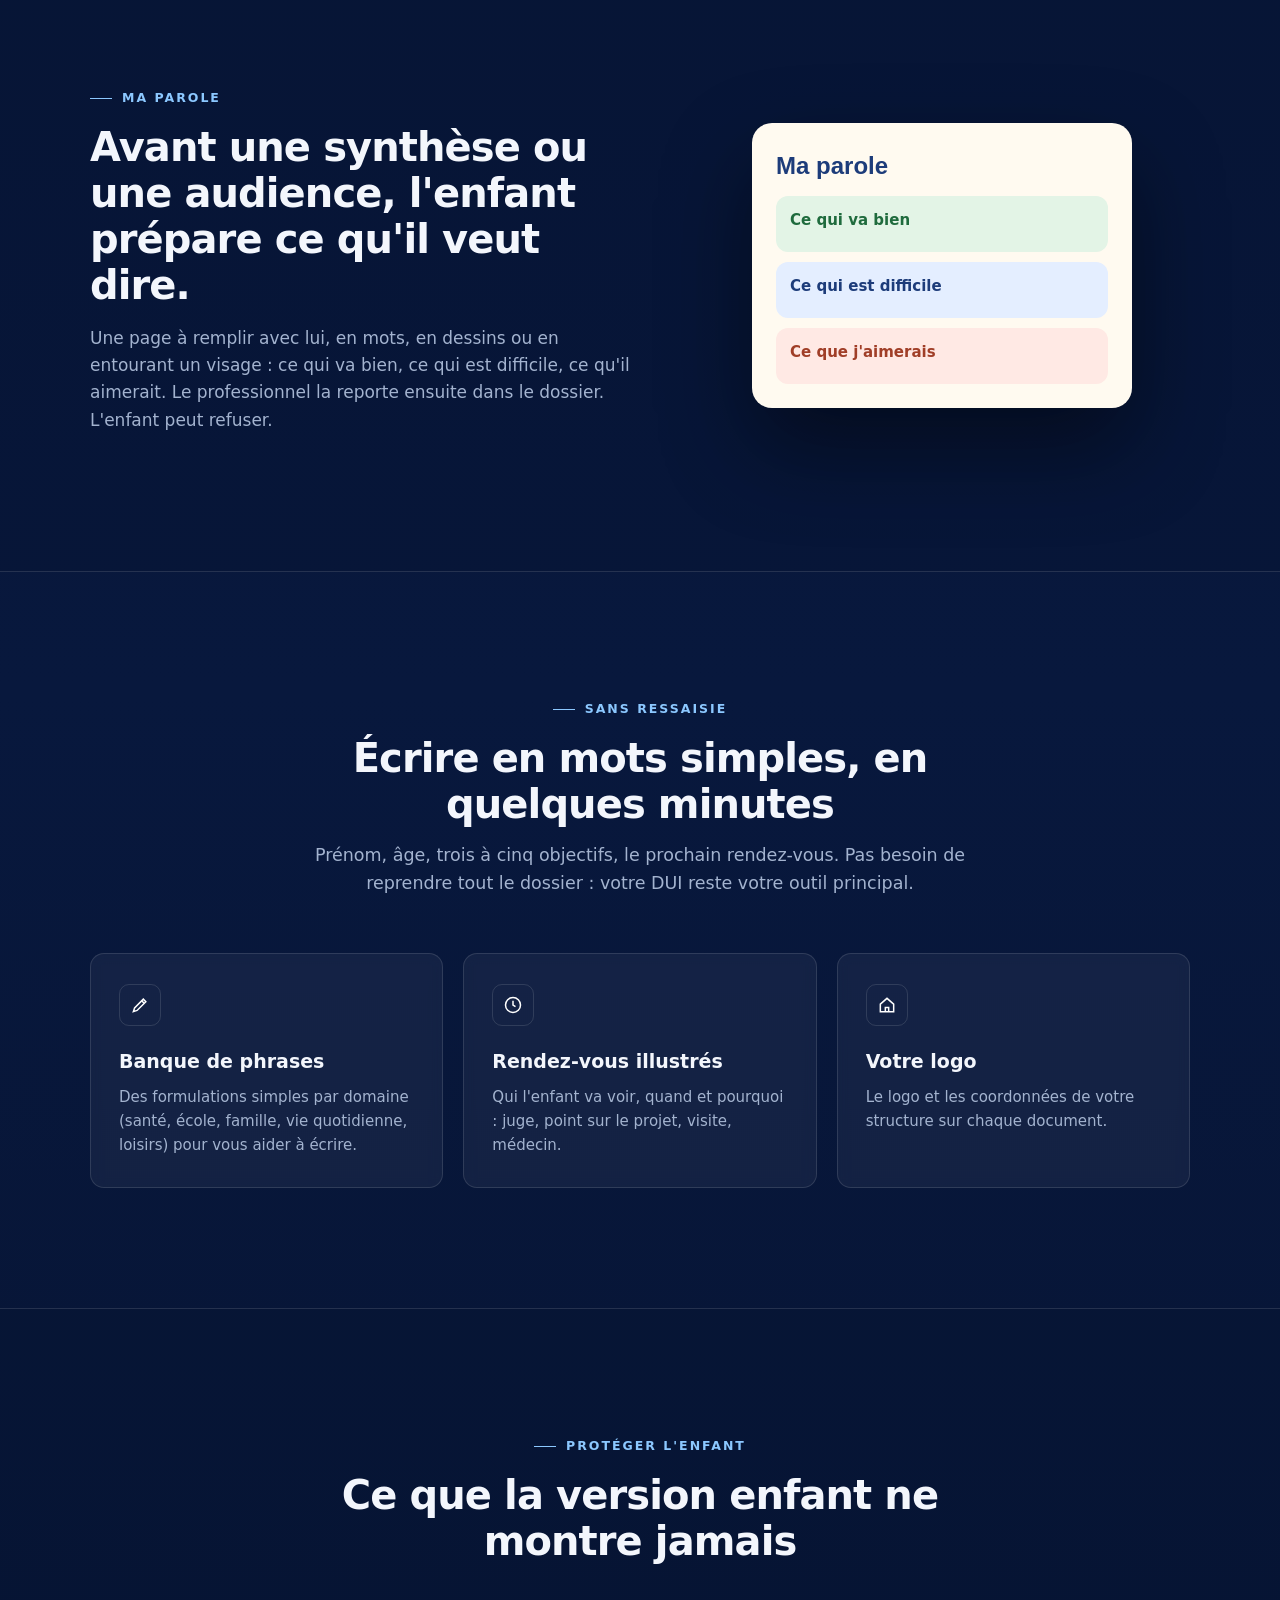
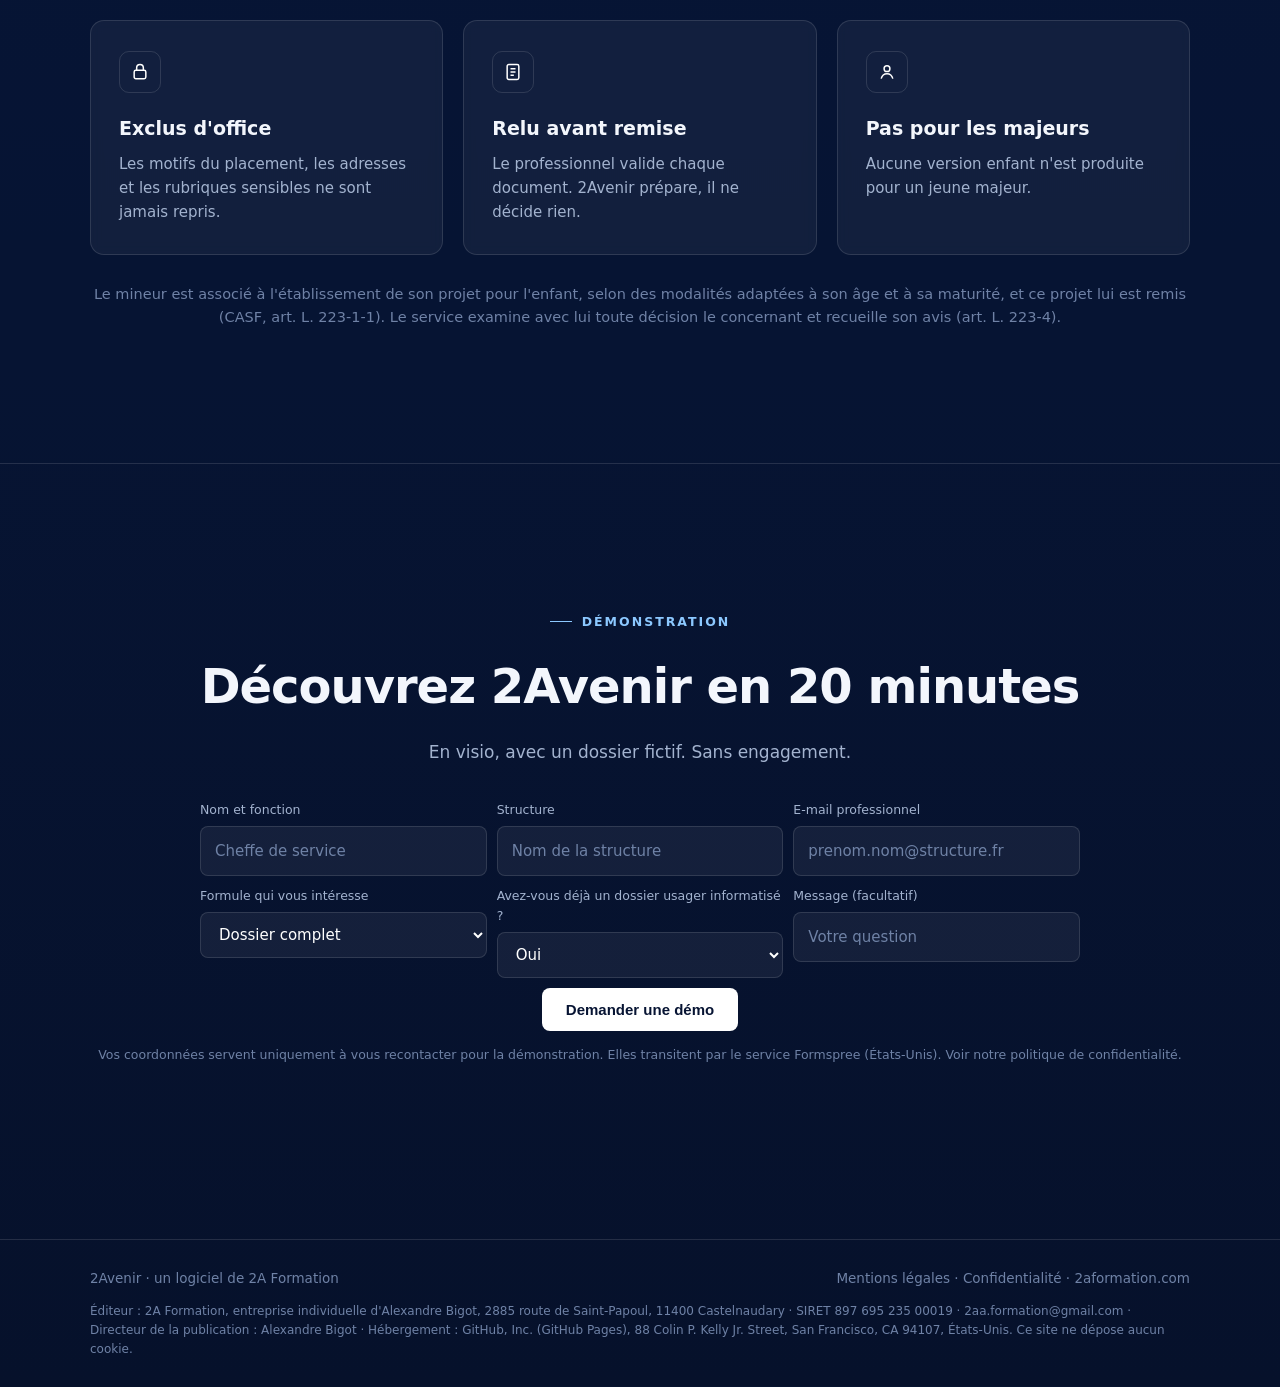
<file: enfant.html>
<!doctype html>
<html lang="fr">
<head>
<meta charset="utf-8">
<meta http-equiv="Content-Security-Policy" content="default-src 'self'; script-src 'self'; style-src 'self' 'unsafe-inline' https://fonts.googleapis.com; font-src https://fonts.gstatic.com; img-src 'self' data:; media-src 'self'; connect-src https://formspree.io; form-action https://formspree.io; base-uri 'none'; object-src 'none'">
<meta name="referrer" content="strict-origin-when-cross-origin">
<meta name="viewport" content="width=device-width, initial-scale=1">
<title>2Avenir · la version enfant</title>
<meta name="description" content="Une version illustrée du projet de l'enfant, en trois styles selon l'âge, et la page « Ma parole » pour recueillir son avis. Avec ou sans dossier usager informatisé.">
<meta property="og:title" content="2Avenir · la version enfant">
<meta property="og:description" content="Une version illustrée du projet de l'enfant, en trois styles selon l'âge, et la page « Ma parole » pour recueillir son avis. Avec ou sans dossier usager informatisé.">
<meta property="og:url" content="https://2avenir.net/enfant.html">
<link rel="icon" href="data:image/svg+xml,%3Csvg xmlns=%27http://www.w3.org/2000/svg%27 viewBox=%270 0 26 26%27%3E%3Crect width=%2726%27 height=%2726%27 rx=%276%27 fill=%27%23071433%27/%3E%3Cg stroke=%27%23fff%27 stroke-width=%271.6%27%3E%3Cpath d=%27M6 7l7 6l7-6M6 19l7-6l7 6%27/%3E%3C/g%3E%3Ccircle cx=%2713%27 cy=%2713%27 r=%273%27 fill=%27%238cc8ff%27/%3E%3C/svg%3E">
<link rel="preconnect" href="https://fonts.googleapis.com"><link rel="preconnect" href="https://fonts.gstatic.com" crossorigin>
<link rel="stylesheet" href="https://fonts.googleapis.com/css2?family=Inter:wght@400;600&family=Poppins:wght@500;600&display=swap">
<link rel="stylesheet" href="style.css">
</head>
<body>
<canvas id="net" aria-hidden="true"></canvas>
<header>
 <div class="wrap">
  <a class="logo" href="index.html"><svg aria-hidden="true" width="26" height="26" viewBox="0 0 26 26" fill="none" stroke="#fff" stroke-width="1.4"><circle cx="13" cy="13" r="3.2" fill="#fff"/><circle cx="4" cy="6" r="1.8"/><circle cx="22" cy="5" r="1.8"/><circle cx="23" cy="19" r="1.8"/><circle cx="5" cy="21" r="1.8"/><path d="M5.5 7l5 4.2M20.5 6.3l-5.3 4.8M21.5 18l-5.6-3.4M6.5 19.8l4.3-4.2"/></svg>2Avenir</a>
  <nav aria-label="Navigation principale"><a href="logiciel.html">Le logiciel</a><a href="enfant.html" aria-current="page">L'enfant</a><a href="accueil-familial.html">Accueil familial</a><a href="formules.html">Formules et sécurité</a></nav>
  <a class="btn hd" href="#demo">Demander une démo</a>
  <details class="mnav"><summary>Menu</summary><div><a href="index.html">Accueil</a><a href="logiciel.html">Le logiciel</a><a href="enfant.html">L'enfant</a><a href="accueil-familial.html">Accueil familial</a><a href="formules.html">Formules et sécurité</a><a href="#demo">Demander une démo</a></div></details>
 </div>
</header>
<main>
 <div class="page-hero">
  <div class="wrap">
   <div class="k">La version enfant · formule Enfant</div>
   <h1>Le projet de l'enfant, <span>écrit pour lui.</span></h1>
   <p>Chaque document s'accompagne d'une version illustrée, réécrite avec les mots de son âge, à relire puis à lui remettre et à lui expliquer. Avec ou sans dossier usager informatisé.</p>
   <div class="ctas" style="margin-top:30px"><a class="btn" href="#demo">Demander une démo</a><a class="btn line" href="formules.html">Voir les formules</a></div>
  </div>
 </div>
 <div class="strip"><div class="wrap"><span><b>Conçu par deux éducateurs spécialisés</b> en protection de l'enfance</span><span><b>Fondé sur le CASF</b>, mis à jour avec la loi</span><span><b>Par 2A Formation</b>, organisme de formation certifié Qualiopi</span></div></div>
 <section class="kid styles">
  <div class="wrap">
   <div class="sh c"><div class="k">Trois styles selon l'âge</div><h2>Le même projet, trois façons de le dire</h2></div>
   <div class="grid3">
    <div class="card"><div class="ex p" role="img" aria-label="Exemple fictif, style Petits"><svg aria-hidden="true" width="54" height="54" viewBox="0 0 30 30" fill="#ffd66b" stroke="#7a5200" stroke-width="1.6" stroke-linecap="round"><circle cx="15" cy="15" r="12"/><circle cx="11" cy="12" r="1.1" fill="#7a5200"/><circle cx="19" cy="12" r="1.1" fill="#7a5200"/><path d="M10 18c2.5 3 7.5 3 10 0"/></svg><span class="h" style="color:#3a2a10">Je dors chez Martine.</span><span style="font-size:13px">Une idée par page</span></div><div class="age">Moins de 6 ans</div><h3>Petits</h3><p>Une image, une idée par page, à raconter avec l'adulte.</p></div>
    <div class="card"><div class="ex m" role="img" aria-label="Exemple fictif, style Moyens"><span class="h">Mon projet</span><span class="l" style="background:#e3f4e6">1. Je vais à l'école et on m'aide pour la lecture.</span><span class="l" style="background:#e4eeff">2. Je vois maman un mercredi sur deux.</span><span class="l" style="background:#ffe9e4">3. Je m'inscris au foot.</span></div><div class="age">6 à 11 ans</div><h3>Moyens</h3><p>Ses objectifs, ses rendez-vous à venir, une place pour son avis.</p></div>
    <div class="card"><div class="ex g" role="img" aria-label="Exemple fictif, style Grands"><span class="h" style="color:#1c2333">Mon projet, mes droits</span><span style="font-size:13.5px;line-height:1.5">Objectif : préparer mon stage de 3e, avec mon éducatrice référente, avant mars.</span><span style="font-size:13.5px;line-height:1.5">Je peux choisir une personne de confiance.</span></div><div class="age">12 ans et plus</div><h3>Grands</h3><p>Son projet, ses droits, ses échéances, avec ses propres mots.</p></div>
   </div>
  </div>
 </section>
 <section class="alt">
  <div class="wrap split">
   <div>
    <div class="k">Ma parole</div>
    <h2>Avant une synthèse ou une audience, l'enfant prépare ce qu'il veut dire.</h2>
    <p>Une page à remplir avec lui, en mots, en dessins ou en entourant un visage : ce qui va bien, ce qui est difficile, ce qu'il aimerait. Le professionnel la reporte ensuite dans le dossier. L'enfant peut refuser.</p>
   </div>
   <div class="parole" role="img" aria-label="Aperçu de la page Ma parole"><p class="h">Ma parole</p><div style="background:#e3f4e6;color:#1f6b3d">Ce qui va bien</div><div style="background:#e4eeff;color:#1d3c7a">Ce qui est difficile</div><div style="background:#ffe9e4;color:#a03e27">Ce que j'aimerais</div></div>
  </div>
 </section>
 <section>
  <div class="wrap">
   <div class="sh c"><div class="k">Sans ressaisie</div><h2>Écrire en mots simples, en quelques minutes</h2><p>Prénom, âge, trois à cinq objectifs, le prochain rendez-vous. Pas besoin de reprendre tout le dossier : votre DUI reste votre outil principal.</p></div>
   <div class="grid3">
    <div class="card"><div class="ic"><svg aria-hidden="true" width="20" height="20" viewBox="0 0 24 24" fill="none" stroke="#fff" stroke-width="1.8"><path d="M4 20l1.5-4.5L16 5l3 3L8.5 18.5z"/><path d="M14 7l3 3"/></svg></div><h3>Banque de phrases</h3><p>Des formulations simples par domaine (santé, école, famille, vie quotidienne, loisirs) pour vous aider à écrire.</p></div>
    <div class="card"><div class="ic"><svg aria-hidden="true" width="20" height="20" viewBox="0 0 24 24" fill="none" stroke="#fff" stroke-width="1.8"><circle cx="12" cy="12" r="9"/><path d="M12 7v5l3 2"/></svg></div><h3>Rendez-vous illustrés</h3><p>Qui l'enfant va voir, quand et pourquoi : juge, point sur le projet, visite, médecin.</p></div>
    <div class="card"><div class="ic"><svg aria-hidden="true" width="20" height="20" viewBox="0 0 24 24" fill="none" stroke="#fff" stroke-width="1.8"><path d="M4 11l8-7 8 7v9H4z"/><path d="M10 20v-5h4v5"/></svg></div><h3>Votre logo</h3><p>Le logo et les coordonnées de votre structure sur chaque document.</p></div>
   </div>
  </div>
 </section>
 <section class="alt">
  <div class="wrap">
   <div class="sh c"><div class="k">Protéger l'enfant</div><h2>Ce que la version enfant ne montre jamais</h2></div>
   <div class="grid3">
    <div class="card"><div class="ic"><svg aria-hidden="true" width="20" height="20" viewBox="0 0 24 24" fill="none" stroke="#fff" stroke-width="1.8"><rect x="5" y="10" width="14" height="10" rx="2"/><path d="M8 10V7a4 4 0 0 1 8 0v3"/></svg></div><h3>Exclus d'office</h3><p>Les motifs du placement, les adresses et les rubriques sensibles ne sont jamais repris.</p></div>
    <div class="card"><div class="ic"><svg aria-hidden="true" width="20" height="20" viewBox="0 0 24 24" fill="none" stroke="#fff" stroke-width="1.8"><rect x="5" y="3" width="14" height="18" rx="2"/><path d="M9 8h6M9 12h6M9 16h4"/></svg></div><h3>Relu avant remise</h3><p>Le professionnel valide chaque document. 2Avenir prépare, il ne décide rien.</p></div>
    <div class="card"><div class="ic"><svg aria-hidden="true" width="20" height="20" viewBox="0 0 24 24" fill="none" stroke="#fff" stroke-width="1.8"><circle cx="12" cy="8" r="3.5"/><path d="M5 20c1-4 4-6 7-6s6 2 7 6"/></svg></div><h3>Pas pour les majeurs</h3><p>Aucune version enfant n'est produite pour un jeune majeur.</p></div>
   </div>
   <p class="fine">Le mineur est associé à l'établissement de son projet pour l'enfant, selon des modalités adaptées à son âge et à sa maturité, et ce projet lui est remis (CASF, art. L. 223-1-1). Le service examine avec lui toute décision le concernant et recueille son avis (art. L. 223-4).</p>
  </div>
 </section>
 <div class="final" id="demo">
  <div class="wrap">
   <div class="k">Démonstration</div>
   <h2>Découvrez 2Avenir en 20 minutes</h2>
   <p>En visio, avec un dossier fictif. Sans engagement.</p>
   <form class="form" id="demoForm" action="https://formspree.io/f/xjykajbo" method="POST">
    <input type="hidden" name="_subject" value="2Avenir : demande de démonstration">
    <input type="hidden" name="origine" value="2avenir.net">
    <input type="text" name="_gotcha" tabindex="-1" autocomplete="off" aria-hidden="true" style="position:absolute;left:-9999px;width:1px;height:1px;opacity:0">
    <div><label for="f-nom">Nom et fonction</label><input id="f-nom" name="nom_fonction" required maxlength="120" placeholder="Cheffe de service"></div>
    <div><label for="f-struct">Structure</label><input id="f-struct" name="etablissement" required maxlength="160" placeholder="Nom de la structure"></div>
    <div><label for="f-mail">E-mail professionnel</label><input id="f-mail" name="email" type="email" required maxlength="160" placeholder="prenom.nom@structure.fr"></div>
    <div><label for="f-formule">Formule qui vous intéresse</label><select id="f-formule" name="formule"><option>Dossier complet</option><option>Enfant</option><option>Accueil familial</option><option>Je ne sais pas encore</option></select></div>
    <div><label for="f-dui">Avez-vous déjà un dossier usager informatisé ?</label><select id="f-dui" name="dui_existant"><option>Oui</option><option>Non</option><option>En cours de déploiement</option><option>Je ne sais pas</option></select></div>
    <div><label for="f-msg">Message (facultatif)</label><input id="f-msg" name="message" maxlength="500" placeholder="Votre question"></div>
    <div class="send"><button class="btn" type="submit">Demander une démo</button></div>
   </form>
   <p class="ok" id="ok" hidden role="status"></p>
   <p class="fine" style="margin-top:14px;font-size:12.5px;color:var(--dim)">Vos coordonnées servent uniquement à vous recontacter pour la démonstration. Elles transitent par le service Formspree (États-Unis). Voir notre <a href="https://2aformation.com/politique-de-confidentialite/index.html" style="color:inherit">politique de confidentialité</a>.</p>
  </div>
 </div>
</main>
<footer>
 <div class="wrap"><span>2Avenir · un logiciel de 2A Formation</span><span><a href="https://2aformation.com/mention/index.html">Mentions légales</a> · <a href="https://2aformation.com/politique-de-confidentialite/index.html">Confidentialité</a> · <a href="https://2aformation.com/">2aformation.com</a></span></div>
 <div class="wrap" style="margin-top:12px;font-size:12px;line-height:1.6;display:block">Éditeur : 2A Formation, entreprise individuelle d'Alexandre Bigot, 2885 route de Saint-Papoul, 11400 Castelnaudary · SIRET 897 695 235 00019 · 2aa.formation@gmail.com · Directeur de la publication : Alexandre Bigot · Hébergement : GitHub, Inc. (GitHub Pages), 88 Colin P. Kelly Jr. Street, San Francisco, CA 94107, États-Unis. Ce site ne dépose aucun cookie.</div>
</footer>
<script src="site.js"></script>
</body>
</html>
</file>
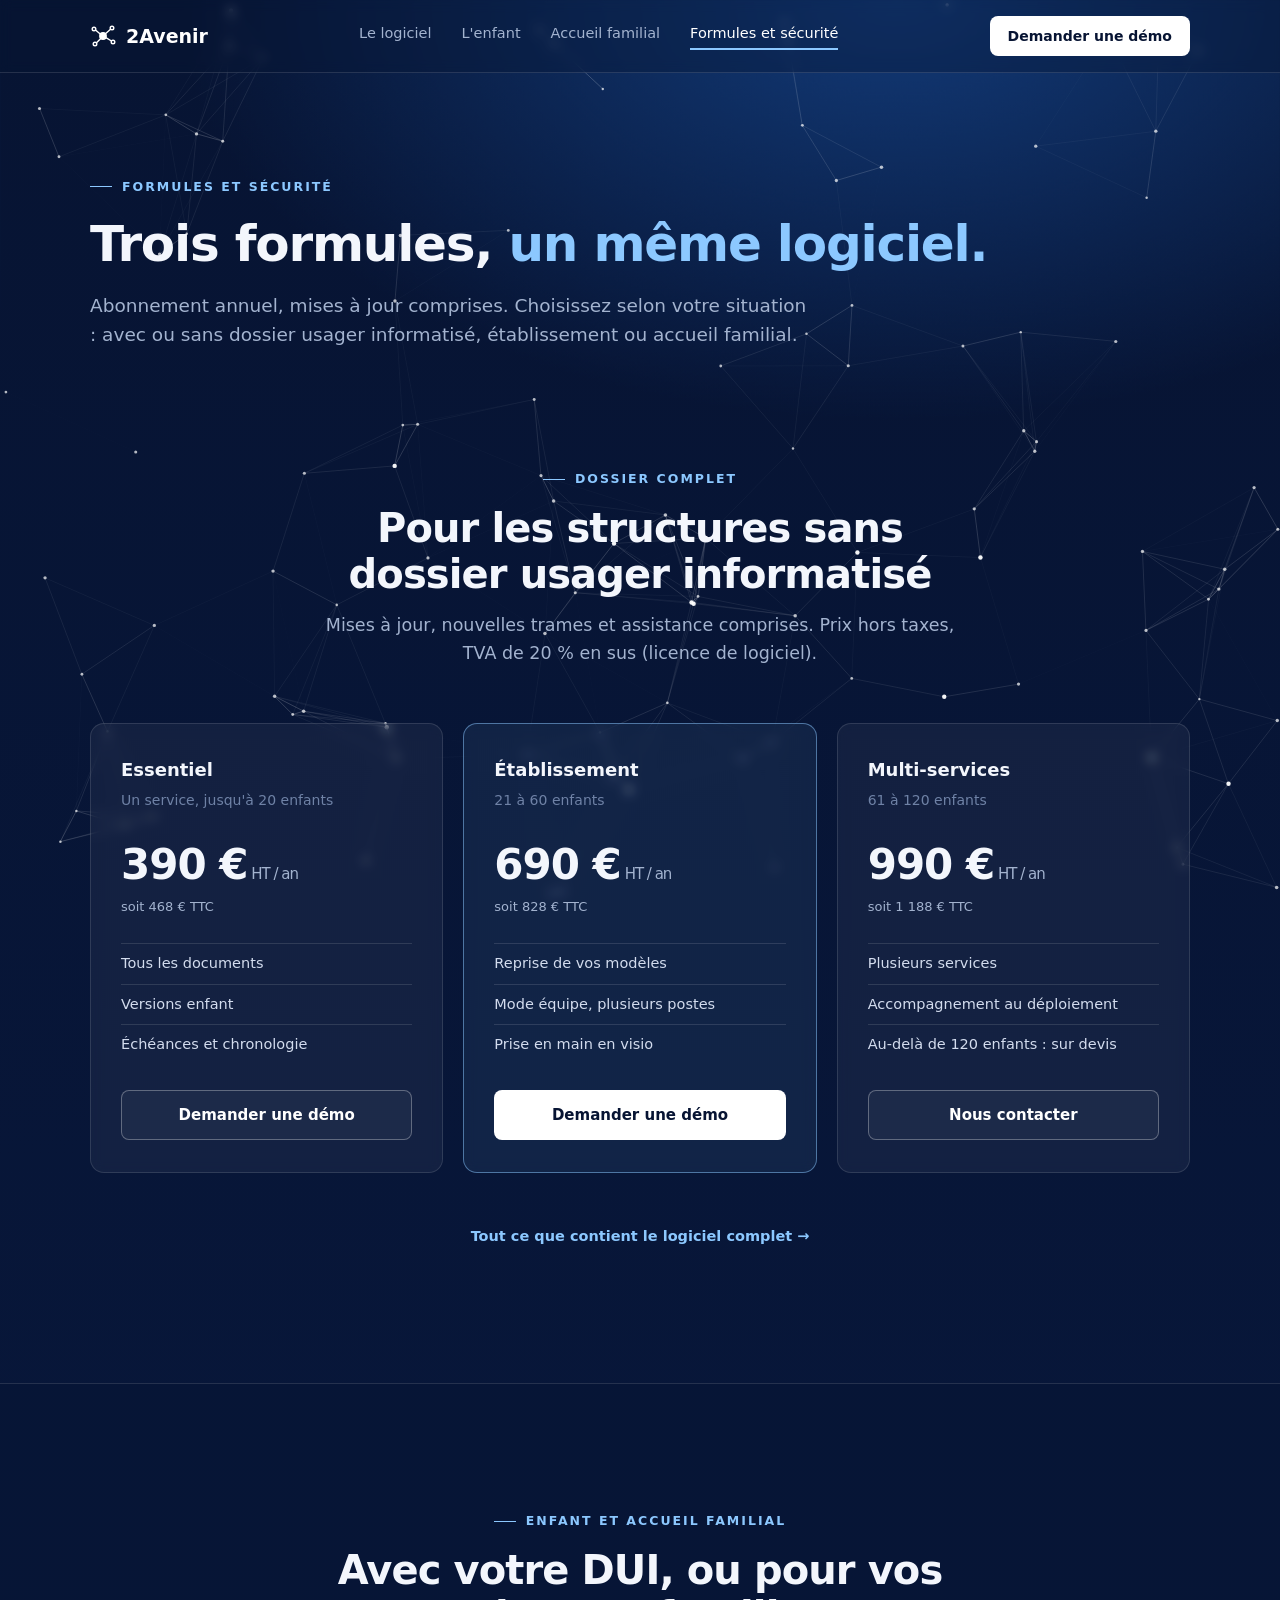
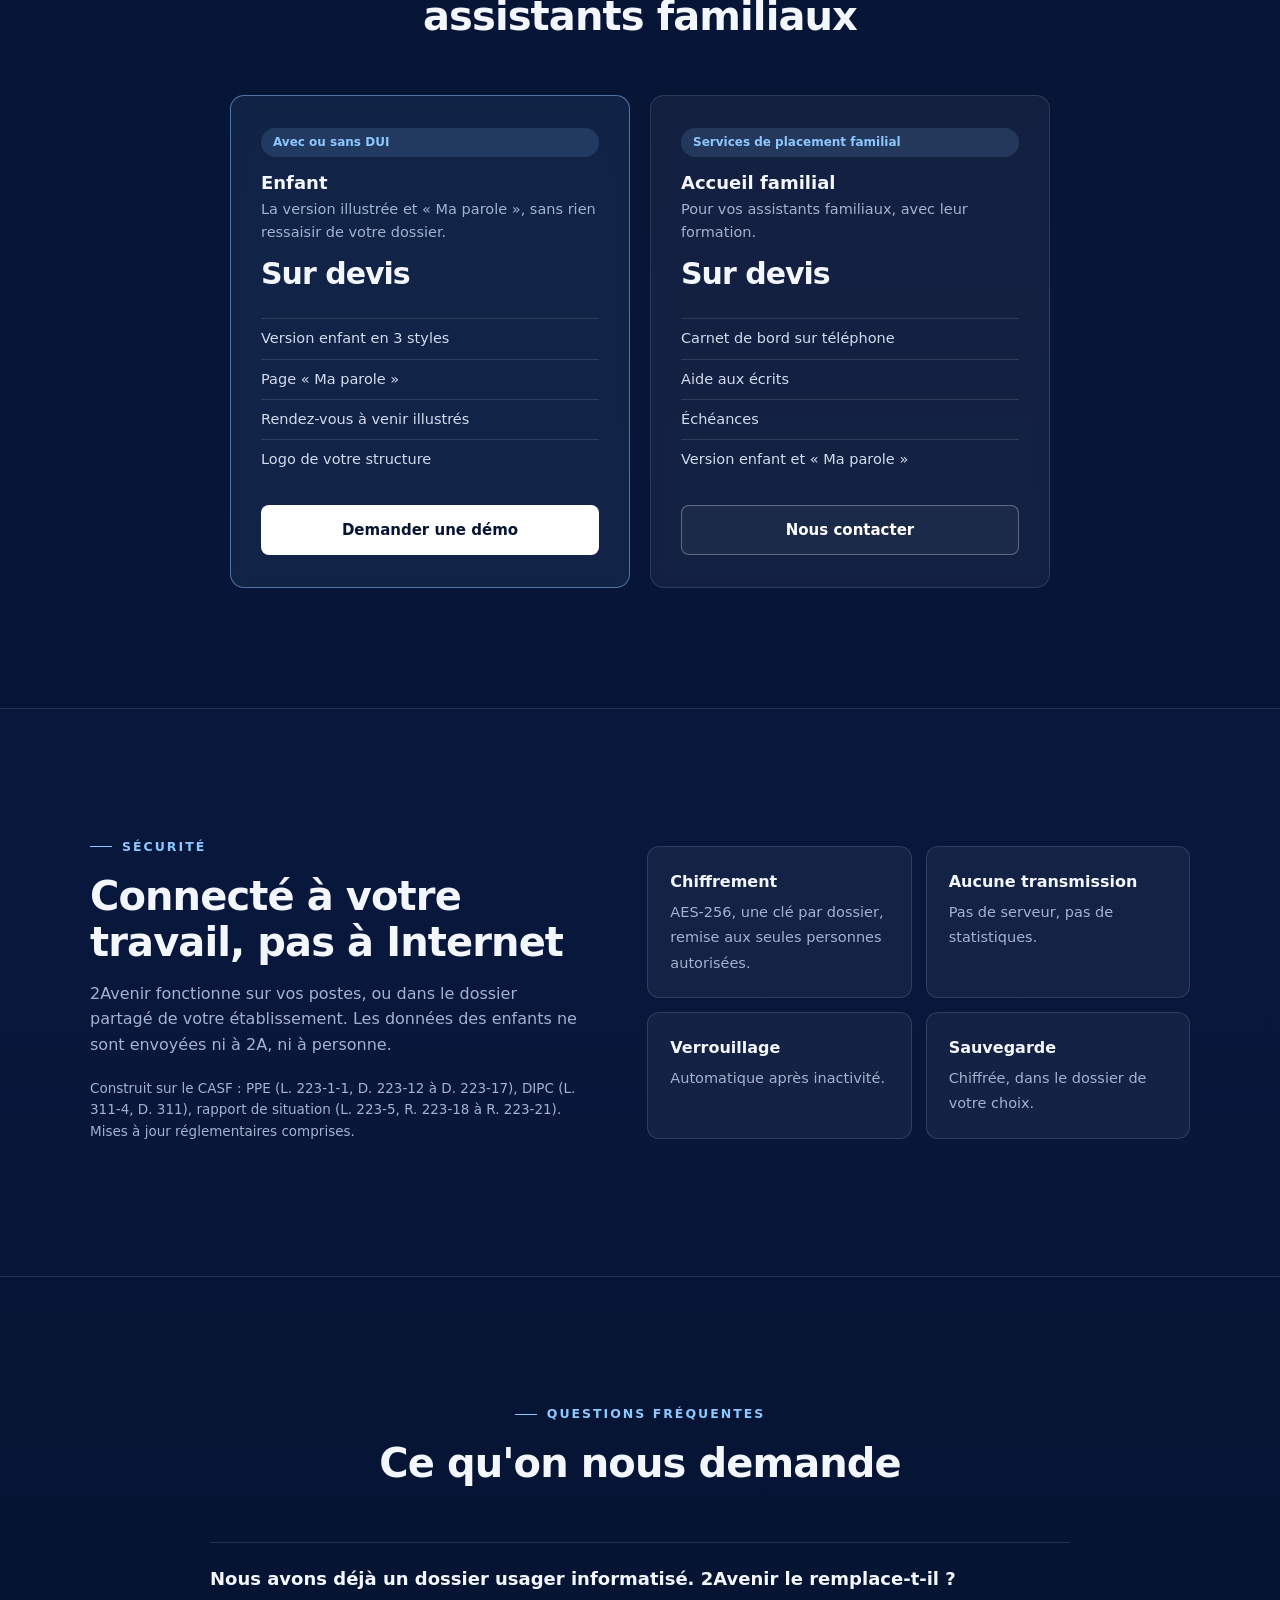
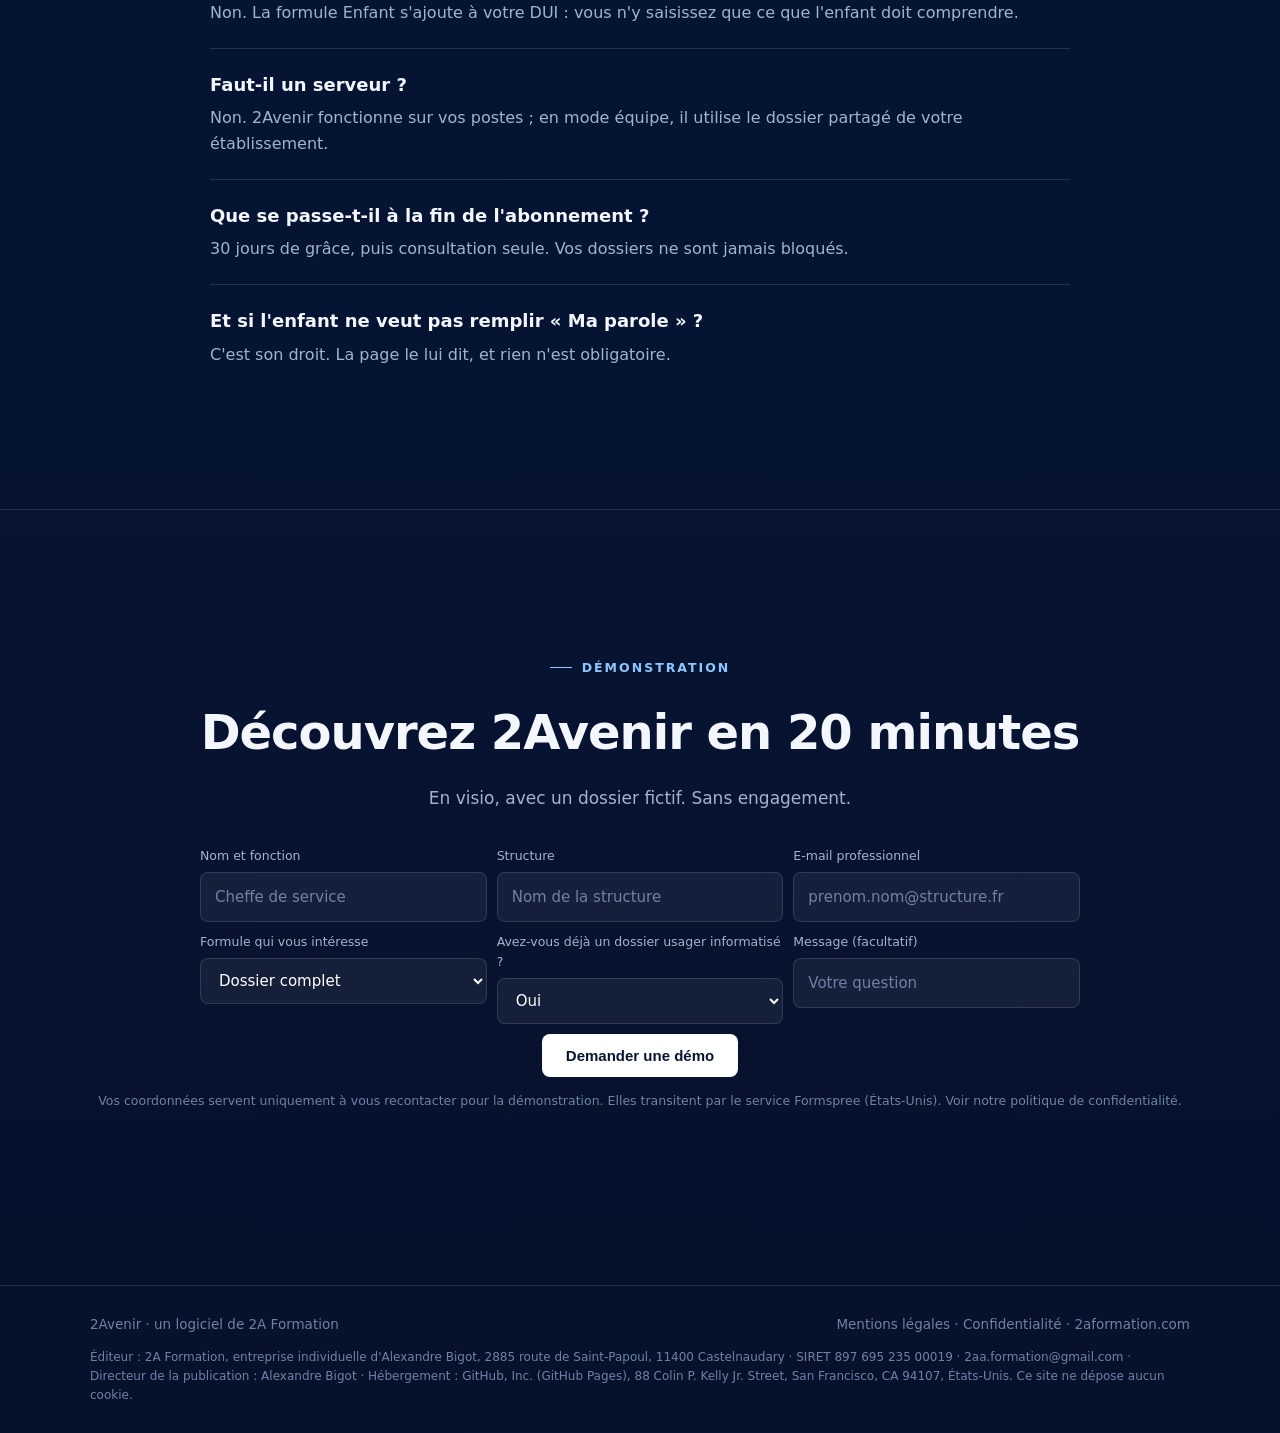
<file: formules.html>
<!doctype html>
<html lang="fr">
<head>
<meta charset="utf-8">
<meta http-equiv="Content-Security-Policy" content="default-src 'self'; script-src 'self'; style-src 'self' 'unsafe-inline' https://fonts.googleapis.com; font-src https://fonts.gstatic.com; img-src 'self' data:; media-src 'self'; connect-src https://formspree.io; form-action https://formspree.io; base-uri 'none'; object-src 'none'">
<meta name="referrer" content="strict-origin-when-cross-origin">
<meta name="viewport" content="width=device-width, initial-scale=1">
<title>2Avenir · formules et sécurité</title>
<meta name="description" content="Dossier complet dès 390 € HT par an, formules Enfant et Accueil familial sur devis. Chiffrement AES-256, aucune transmission, construit sur le CASF.">
<meta property="og:title" content="2Avenir · formules et sécurité">
<meta property="og:description" content="Dossier complet dès 390 € HT par an, formules Enfant et Accueil familial sur devis. Chiffrement AES-256, aucune transmission, construit sur le CASF.">
<meta property="og:url" content="https://2avenir.net/formules.html">
<link rel="icon" href="data:image/svg+xml,%3Csvg xmlns=%27http://www.w3.org/2000/svg%27 viewBox=%270 0 26 26%27%3E%3Crect width=%2726%27 height=%2726%27 rx=%276%27 fill=%27%23071433%27/%3E%3Cg stroke=%27%23fff%27 stroke-width=%271.6%27%3E%3Cpath d=%27M6 7l7 6l7-6M6 19l7-6l7 6%27/%3E%3C/g%3E%3Ccircle cx=%2713%27 cy=%2713%27 r=%273%27 fill=%27%238cc8ff%27/%3E%3C/svg%3E">
<link rel="preconnect" href="https://fonts.googleapis.com"><link rel="preconnect" href="https://fonts.gstatic.com" crossorigin>
<link rel="stylesheet" href="https://fonts.googleapis.com/css2?family=Inter:wght@400;600&family=Poppins:wght@500;600&display=swap">
<link rel="stylesheet" href="style.css">
</head>
<body>
<canvas id="net" aria-hidden="true"></canvas>
<header>
 <div class="wrap">
  <a class="logo" href="index.html"><svg aria-hidden="true" width="26" height="26" viewBox="0 0 26 26" fill="none" stroke="#fff" stroke-width="1.4"><circle cx="13" cy="13" r="3.2" fill="#fff"/><circle cx="4" cy="6" r="1.8"/><circle cx="22" cy="5" r="1.8"/><circle cx="23" cy="19" r="1.8"/><circle cx="5" cy="21" r="1.8"/><path d="M5.5 7l5 4.2M20.5 6.3l-5.3 4.8M21.5 18l-5.6-3.4M6.5 19.8l4.3-4.2"/></svg>2Avenir</a>
  <nav aria-label="Navigation principale"><a href="logiciel.html">Le logiciel</a><a href="enfant.html">L'enfant</a><a href="accueil-familial.html">Accueil familial</a><a href="formules.html" aria-current="page">Formules et sécurité</a></nav>
  <a class="btn hd" href="#demo">Demander une démo</a>
  <details class="mnav"><summary>Menu</summary><div><a href="index.html">Accueil</a><a href="logiciel.html">Le logiciel</a><a href="enfant.html">L'enfant</a><a href="accueil-familial.html">Accueil familial</a><a href="formules.html">Formules et sécurité</a><a href="#demo">Demander une démo</a></div></details>
 </div>
</header>
<main>
 <div class="page-hero">
  <div class="wrap">
   <div class="k">Formules et sécurité</div>
   <h1>Trois formules, <span>un même logiciel.</span></h1>
   <p>Abonnement annuel, mises à jour comprises. Choisissez selon votre situation : avec ou sans dossier usager informatisé, établissement ou accueil familial.</p>
  </div>
 </div>
 <section id="tarifs" style="padding-top:40px">
  <div class="wrap">
   <div class="sh c"><div class="k">Dossier complet</div><h2>Pour les structures sans dossier usager informatisé</h2><p>Mises à jour, nouvelles trames et assistance comprises. Prix hors taxes, TVA de 20 % en sus (licence de logiciel).</p></div>
   <div class="tg">
    <div class="t"><h3>Essentiel</h3><div class="for">Un service, jusqu'à 20 enfants</div><div class="px">390 €<small> HT / an</small></div><div class="ttc">soit 468 € TTC</div><ul><li>Tous les documents</li><li>Versions enfant</li><li>Échéances et chronologie</li></ul><a class="btn line" href="#demo">Demander une démo</a></div>
    <div class="t rec"><h3>Établissement</h3><div class="for">21 à 60 enfants</div><div class="px">690 €<small> HT / an</small></div><div class="ttc">soit 828 € TTC</div><ul><li>Reprise de vos modèles</li><li>Mode équipe, plusieurs postes</li><li>Prise en main en visio</li></ul><a class="btn" href="#demo">Demander une démo</a></div>
    <div class="t"><h3>Multi-services</h3><div class="for">61 à 120 enfants</div><div class="px">990 €<small> HT / an</small></div><div class="ttc">soit 1 188 € TTC</div><ul><li>Plusieurs services</li><li>Accompagnement au déploiement</li><li>Au-delà de 120 enfants : sur devis</li></ul><a class="btn line" href="#demo">Nous contacter</a></div>
   </div>
   <p class="fine"><a class="more" href="logiciel.html">Tout ce que contient le logiciel complet →</a></p>
  </div>
 </section>
 <section class="alt">
  <div class="wrap">
   <div class="sh c"><div class="k">Enfant et Accueil familial</div><h2>Avec votre DUI, ou pour vos assistants familiaux</h2></div>
   <div class="tg tg2">
    <div class="t rec"><span class="badge">Avec ou sans DUI</span><h3>Enfant</h3><p class="desc">La version illustrée et « Ma parole », sans rien ressaisir de votre dossier.</p><div class="px" style="font-size:30px">Sur devis</div><ul><li>Version enfant en 3 styles</li><li>Page « Ma parole »</li><li>Rendez-vous à venir illustrés</li><li>Logo de votre structure</li></ul><a class="btn" href="#demo">Demander une démo</a></div>
    <div class="t"><span class="badge">Services de placement familial</span><h3>Accueil familial</h3><p class="desc">Pour vos assistants familiaux, avec leur formation.</p><div class="px" style="font-size:30px">Sur devis</div><ul><li>Carnet de bord sur téléphone</li><li>Aide aux écrits</li><li>Échéances</li><li>Version enfant et « Ma parole »</li></ul><a class="btn line" href="#demo">Nous contacter</a></div>
   </div>
  </div>
 </section>
 <section id="securite">
  <div class="wrap sec">
   <div><div class="k">Sécurité</div><h2>Connecté à votre travail, pas à Internet</h2><p>2Avenir fonctionne sur vos postes, ou dans le dossier partagé de votre établissement. Les données des enfants ne sont envoyées ni à 2A, ni à personne.</p><p class="law">Construit sur le CASF : PPE (L. 223-1-1, D. 223-12 à D. 223-17), DIPC (L. 311-4, D. 311), rapport de situation (L. 223-5, R. 223-18 à R. 223-21). Mises à jour réglementaires comprises.</p></div>
   <div class="sg">
    <div><b>Chiffrement</b><span>AES-256, une clé par dossier, remise aux seules personnes autorisées.</span></div>
    <div><b>Aucune transmission</b><span>Pas de serveur, pas de statistiques.</span></div>
    <div><b>Verrouillage</b><span>Automatique après inactivité.</span></div>
    <div><b>Sauvegarde</b><span>Chiffrée, dans le dossier de votre choix.</span></div>
   </div>
  </div>
 </section>
 <section class="alt">
  <div class="wrap">
   <div class="sh c"><div class="k">Questions fréquentes</div><h2>Ce qu'on nous demande</h2></div>
   <div class="faq">
    <div><h3>Nous avons déjà un dossier usager informatisé. 2Avenir le remplace-t-il ?</h3><p>Non. La formule Enfant s'ajoute à votre DUI : vous n'y saisissez que ce que l'enfant doit comprendre.</p></div>
    <div><h3>Faut-il un serveur ?</h3><p>Non. 2Avenir fonctionne sur vos postes ; en mode équipe, il utilise le dossier partagé de votre établissement.</p></div>
    <div><h3>Que se passe-t-il à la fin de l'abonnement ?</h3><p>30 jours de grâce, puis consultation seule. Vos dossiers ne sont jamais bloqués.</p></div>
    <div><h3>Et si l'enfant ne veut pas remplir « Ma parole » ?</h3><p>C'est son droit. La page le lui dit, et rien n'est obligatoire.</p></div>
   </div>
  </div>
 </section>
 <div class="final" id="demo">
  <div class="wrap">
   <div class="k">Démonstration</div>
   <h2>Découvrez 2Avenir en 20 minutes</h2>
   <p>En visio, avec un dossier fictif. Sans engagement.</p>
   <form class="form" id="demoForm" action="https://formspree.io/f/xjykajbo" method="POST">
    <input type="hidden" name="_subject" value="2Avenir : demande de démonstration">
    <input type="hidden" name="origine" value="2avenir.net">
    <input type="text" name="_gotcha" tabindex="-1" autocomplete="off" aria-hidden="true" style="position:absolute;left:-9999px;width:1px;height:1px;opacity:0">
    <div><label for="f-nom">Nom et fonction</label><input id="f-nom" name="nom_fonction" required maxlength="120" placeholder="Cheffe de service"></div>
    <div><label for="f-struct">Structure</label><input id="f-struct" name="etablissement" required maxlength="160" placeholder="Nom de la structure"></div>
    <div><label for="f-mail">E-mail professionnel</label><input id="f-mail" name="email" type="email" required maxlength="160" placeholder="prenom.nom@structure.fr"></div>
    <div><label for="f-formule">Formule qui vous intéresse</label><select id="f-formule" name="formule"><option>Dossier complet</option><option>Enfant</option><option>Accueil familial</option><option>Je ne sais pas encore</option></select></div>
    <div><label for="f-dui">Avez-vous déjà un dossier usager informatisé ?</label><select id="f-dui" name="dui_existant"><option>Oui</option><option>Non</option><option>En cours de déploiement</option><option>Je ne sais pas</option></select></div>
    <div><label for="f-msg">Message (facultatif)</label><input id="f-msg" name="message" maxlength="500" placeholder="Votre question"></div>
    <div class="send"><button class="btn" type="submit">Demander une démo</button></div>
   </form>
   <p class="ok" id="ok" hidden role="status"></p>
   <p class="fine" style="margin-top:14px;font-size:12.5px;color:var(--dim)">Vos coordonnées servent uniquement à vous recontacter pour la démonstration. Elles transitent par le service Formspree (États-Unis). Voir notre <a href="https://2aformation.com/politique-de-confidentialite/index.html" style="color:inherit">politique de confidentialité</a>.</p>
  </div>
 </div>
</main>
<footer>
 <div class="wrap"><span>2Avenir · un logiciel de 2A Formation</span><span><a href="https://2aformation.com/mention/index.html">Mentions légales</a> · <a href="https://2aformation.com/politique-de-confidentialite/index.html">Confidentialité</a> · <a href="https://2aformation.com/">2aformation.com</a></span></div>
 <div class="wrap" style="margin-top:12px;font-size:12px;line-height:1.6;display:block">Éditeur : 2A Formation, entreprise individuelle d'Alexandre Bigot, 2885 route de Saint-Papoul, 11400 Castelnaudary · SIRET 897 695 235 00019 · 2aa.formation@gmail.com · Directeur de la publication : Alexandre Bigot · Hébergement : GitHub, Inc. (GitHub Pages), 88 Colin P. Kelly Jr. Street, San Francisco, CA 94107, États-Unis. Ce site ne dépose aucun cookie.</div>
</footer>
<script src="site.js"></script>
</body>
</html>
</file>
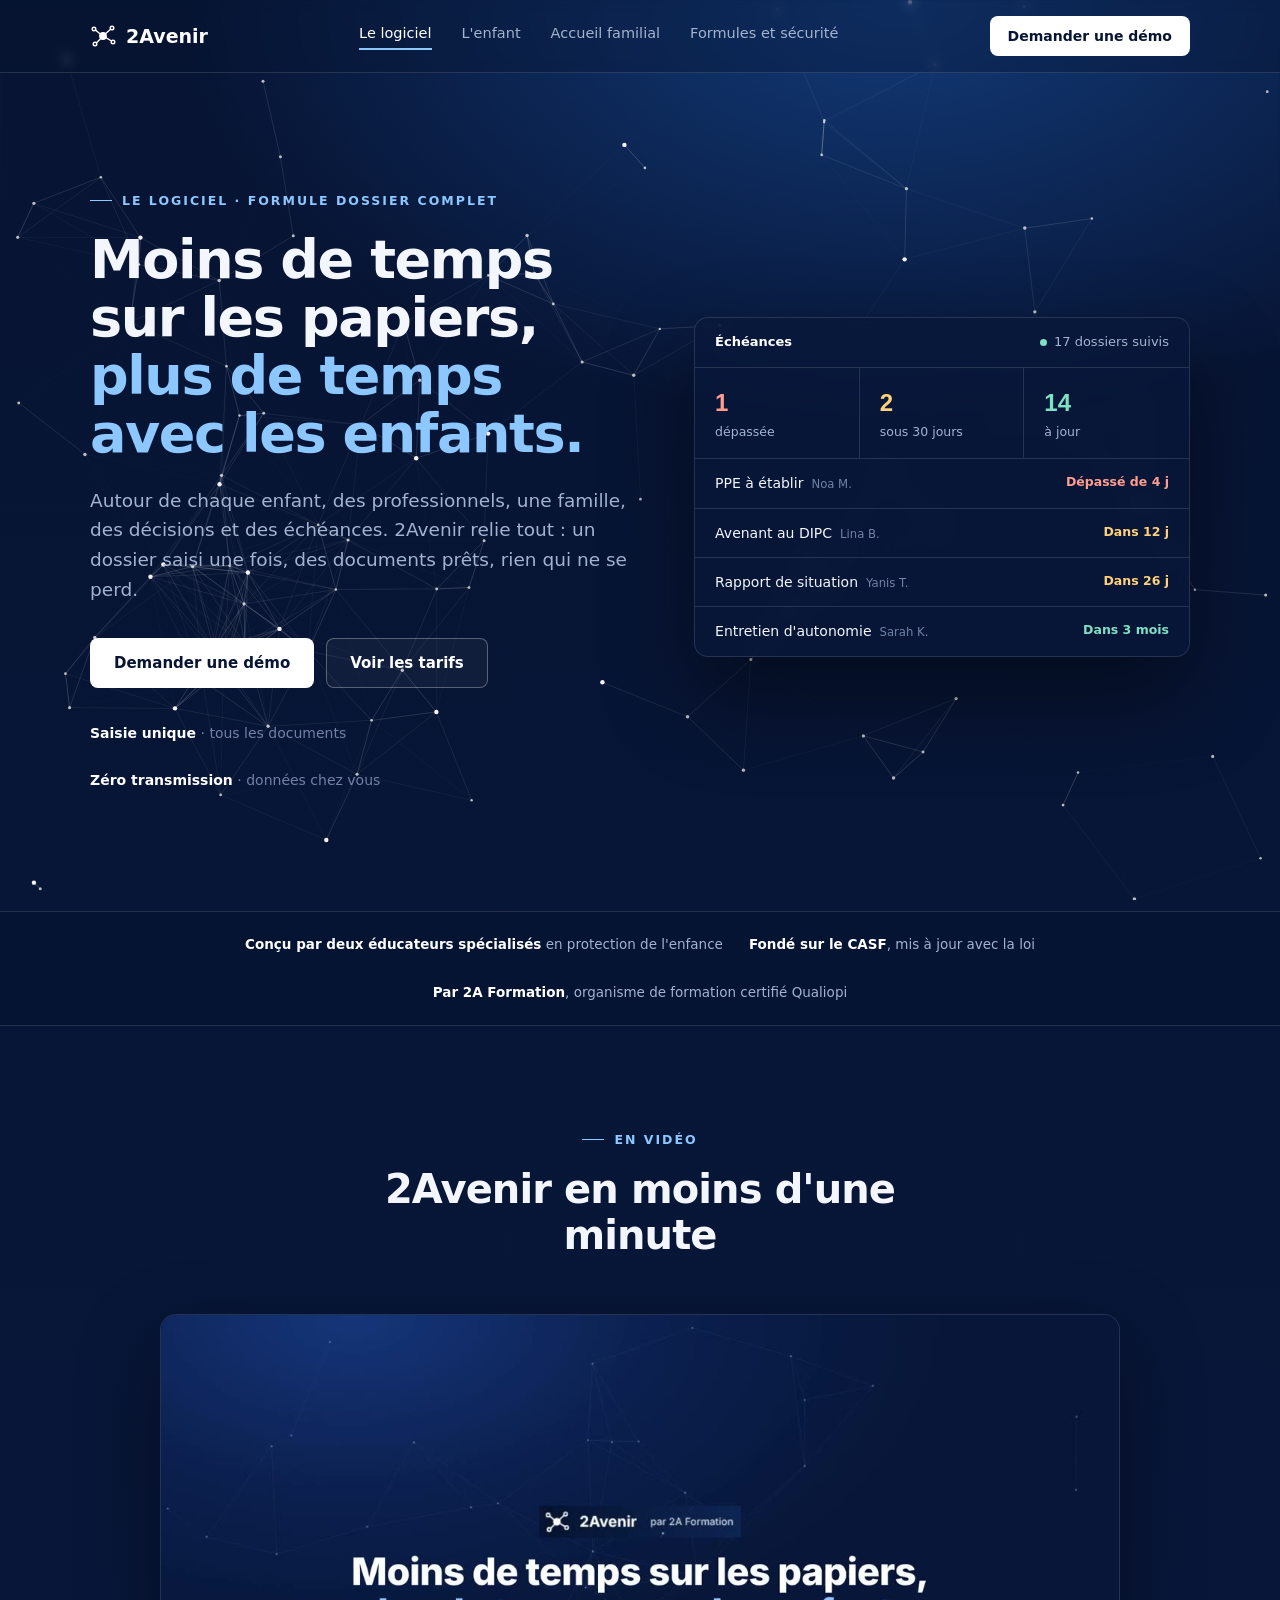
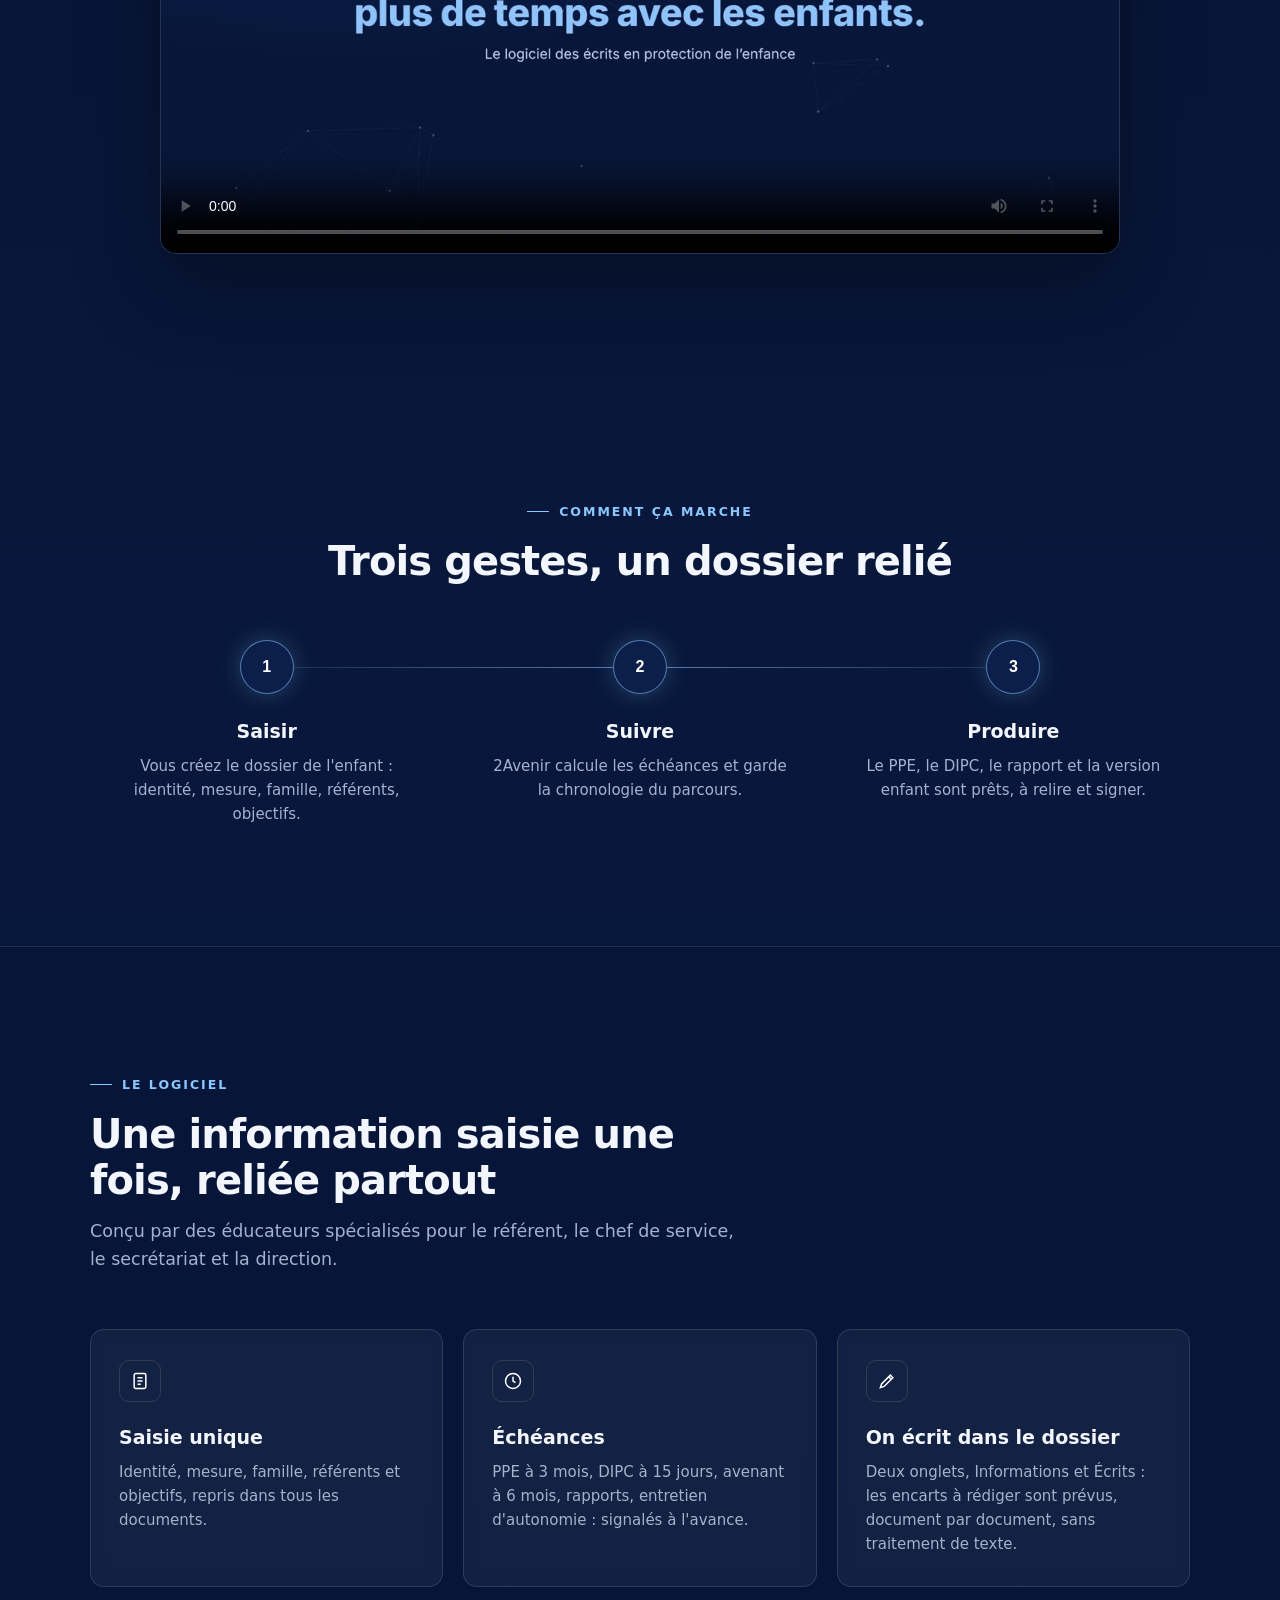
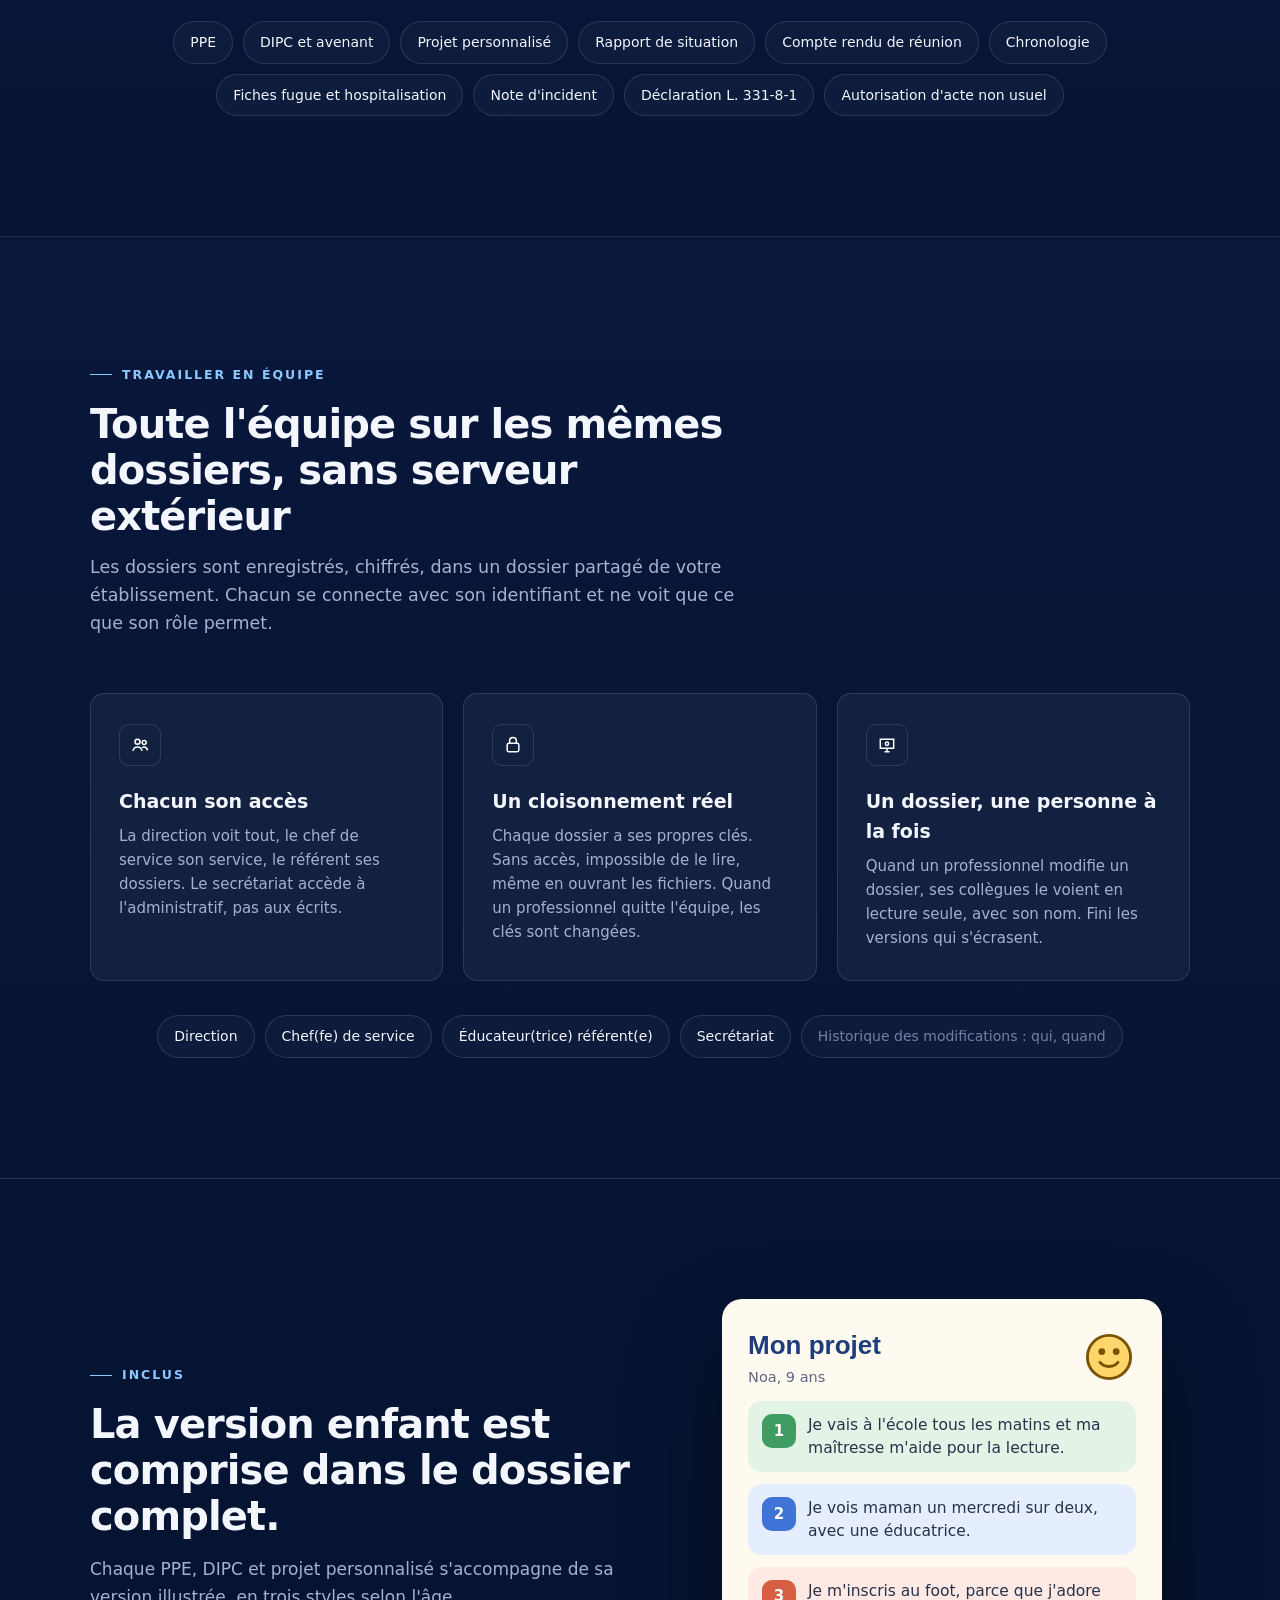
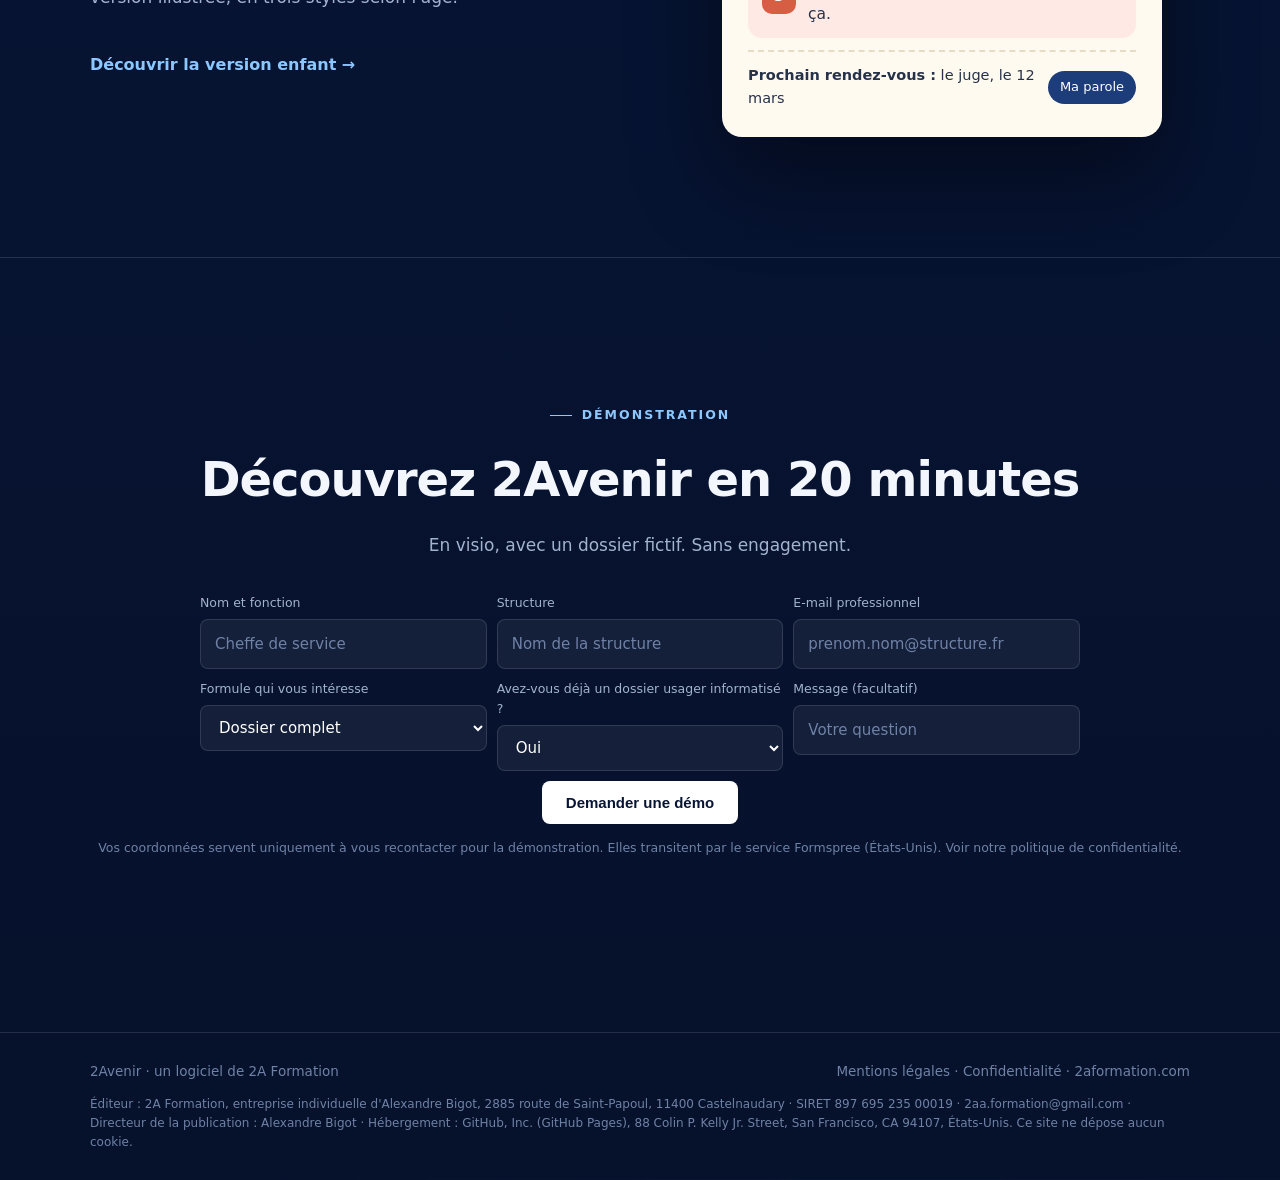
<file: logiciel.html>
<!doctype html>
<html lang="fr">
<head>
<meta charset="utf-8">
<meta http-equiv="Content-Security-Policy" content="default-src 'self'; script-src 'self'; style-src 'self' 'unsafe-inline' https://fonts.googleapis.com; font-src https://fonts.gstatic.com; img-src 'self' data:; media-src 'self'; connect-src https://formspree.io; form-action https://formspree.io; base-uri 'none'; object-src 'none'">
<meta name="referrer" content="strict-origin-when-cross-origin">
<meta name="viewport" content="width=device-width, initial-scale=1">
<title>2Avenir · le logiciel complet</title>
<meta name="description" content="Le dossier de l'enfant en saisie unique, les échéances, le PPE, le DIPC, le rapport de situation, le mode équipe et la version enfant. Sans serveur extérieur.">
<meta property="og:title" content="2Avenir · le logiciel complet">
<meta property="og:description" content="Le dossier de l'enfant en saisie unique, les échéances, le PPE, le DIPC, le rapport de situation, le mode équipe et la version enfant. Sans serveur extérieur.">
<meta property="og:url" content="https://2avenir.net/logiciel.html">
<link rel="icon" href="data:image/svg+xml,%3Csvg xmlns=%27http://www.w3.org/2000/svg%27 viewBox=%270 0 26 26%27%3E%3Crect width=%2726%27 height=%2726%27 rx=%276%27 fill=%27%23071433%27/%3E%3Cg stroke=%27%23fff%27 stroke-width=%271.6%27%3E%3Cpath d=%27M6 7l7 6l7-6M6 19l7-6l7 6%27/%3E%3C/g%3E%3Ccircle cx=%2713%27 cy=%2713%27 r=%273%27 fill=%27%238cc8ff%27/%3E%3C/svg%3E">
<link rel="preconnect" href="https://fonts.googleapis.com"><link rel="preconnect" href="https://fonts.gstatic.com" crossorigin>
<link rel="stylesheet" href="https://fonts.googleapis.com/css2?family=Inter:wght@400;600&family=Poppins:wght@500;600&display=swap">
<link rel="stylesheet" href="style.css">
</head>
<body>
<canvas id="net" aria-hidden="true"></canvas>
<header>
 <div class="wrap">
  <a class="logo" href="index.html"><svg aria-hidden="true" width="26" height="26" viewBox="0 0 26 26" fill="none" stroke="#fff" stroke-width="1.4"><circle cx="13" cy="13" r="3.2" fill="#fff"/><circle cx="4" cy="6" r="1.8"/><circle cx="22" cy="5" r="1.8"/><circle cx="23" cy="19" r="1.8"/><circle cx="5" cy="21" r="1.8"/><path d="M5.5 7l5 4.2M20.5 6.3l-5.3 4.8M21.5 18l-5.6-3.4M6.5 19.8l4.3-4.2"/></svg>2Avenir</a>
  <nav aria-label="Navigation principale"><a href="logiciel.html" aria-current="page">Le logiciel</a><a href="enfant.html">L'enfant</a><a href="accueil-familial.html">Accueil familial</a><a href="formules.html">Formules et sécurité</a></nav>
  <a class="btn hd" href="#demo">Demander une démo</a>
  <details class="mnav"><summary>Menu</summary><div><a href="index.html">Accueil</a><a href="logiciel.html">Le logiciel</a><a href="enfant.html">L'enfant</a><a href="accueil-familial.html">Accueil familial</a><a href="formules.html">Formules et sécurité</a><a href="#demo">Demander une démo</a></div></details>
 </div>
</header>
<main>
 <div class="hero">
  <div class="wrap">
   <div>
    <div class="k">Le logiciel · formule Dossier complet</div>
    <h1>Moins de temps sur les papiers, <span>plus de temps avec les enfants.</span></h1>
    <p>Autour de chaque enfant, des professionnels, une famille, des décisions et des échéances. 2Avenir relie tout : un dossier saisi une fois, des documents prêts, rien qui ne se perd.</p>
    <div class="ctas"><a class="btn" href="#demo">Demander une démo</a><a class="btn line" href="formules.html">Voir les tarifs</a></div>
    <div class="trust"><span><b>Saisie unique</b> · tous les documents</span><span><b>Zéro transmission</b> · données chez vous</span></div>
   </div>
   <div class="app" aria-label="Aperçu du logiciel, données fictives">
    <div class="bar"><b>Échéances</b><span class="live">17 dossiers suivis</span></div>
    <div class="kp"><div><b class="r">1</b>dépassée</div><div><b class="o">2</b>sous 30 jours</div><div><b class="g">14</b>à jour</div></div>
    <div class="row"><span>PPE à établir<small>Noa M.</small></span><span class="r">Dépassé de 4 j</span></div>
    <div class="row"><span>Avenant au DIPC<small>Lina B.</small></span><span class="o">Dans 12 j</span></div>
    <div class="row"><span>Rapport de situation<small>Yanis T.</small></span><span class="o">Dans 26 j</span></div>
    <div class="row"><span>Entretien d'autonomie<small>Sarah K.</small></span><span class="g">Dans 3 mois</span></div>
   </div>
  </div>
 </div>
 <div class="strip"><div class="wrap"><span><b>Conçu par deux éducateurs spécialisés</b> en protection de l'enfance</span><span><b>Fondé sur le CASF</b>, mis à jour avec la loi</span><span><b>Par 2A Formation</b>, organisme de formation certifié Qualiopi</span></div></div>
 <section id="video">
  <div class="wrap">
   <div class="sh c"><div class="k">En vidéo</div><h2>2Avenir en moins d'une minute</h2></div>
   <div class="film"><video controls preload="metadata" playsinline poster="video-2avenir-apercu.jpg" aria-label="Présentation de 2Avenir en vidéo, données fictives"><source src="video-2avenir.mp4" type="video/mp4">Votre navigateur ne lit pas la vidéo : <a href="video-2avenir.mp4">la télécharger</a>.</video></div>
  </div>
 </section>
 <section id="etapes">
  <div class="wrap">
   <div class="sh c"><div class="k">Comment ça marche</div><h2>Trois gestes, un dossier relié</h2></div>
   <div class="steps">
    <div class="step"><div class="dot">1</div><h3>Saisir</h3><p>Vous créez le dossier de l'enfant : identité, mesure, famille, référents, objectifs.</p></div>
    <div class="step"><div class="dot">2</div><h3>Suivre</h3><p>2Avenir calcule les échéances et garde la chronologie du parcours.</p></div>
    <div class="step"><div class="dot">3</div><h3>Produire</h3><p>Le PPE, le DIPC, le rapport et la version enfant sont prêts, à relire et signer.</p></div>
   </div>
  </div>
 </section>
 <section id="fonctions" class="alt">
  <div class="wrap">
   <div class="sh"><div class="k">Le logiciel</div><h2>Une information saisie une fois, reliée partout</h2><p>Conçu par des éducateurs spécialisés pour le référent, le chef de service, le secrétariat et la direction.</p></div>
   <div class="grid3">
    <div class="card"><div class="ic"><svg aria-hidden="true" width="20" height="20" viewBox="0 0 24 24" fill="none" stroke="#fff" stroke-width="1.8"><rect x="5" y="3" width="14" height="18" rx="2"/><path d="M9 8h6M9 12h6M9 16h4"/></svg></div><h3>Saisie unique</h3><p>Identité, mesure, famille, référents et objectifs, repris dans tous les documents.</p></div>
    <div class="card"><div class="ic"><svg aria-hidden="true" width="20" height="20" viewBox="0 0 24 24" fill="none" stroke="#fff" stroke-width="1.8"><circle cx="12" cy="12" r="9"/><path d="M12 7v5l3 2"/></svg></div><h3>Échéances</h3><p>PPE à 3 mois, DIPC à 15 jours, avenant à 6 mois, rapports, entretien d'autonomie : signalés à l'avance.</p></div>
    <div class="card"><div class="ic"><svg aria-hidden="true" width="20" height="20" viewBox="0 0 24 24" fill="none" stroke="#fff" stroke-width="1.8"><path d="M4 20l1.5-4.5L16 5l3 3L8.5 18.5z"/><path d="M14 7l3 3"/></svg></div><h3>On écrit dans le dossier</h3><p>Deux onglets, Informations et Écrits : les encarts à rédiger sont prévus, document par document, sans traitement de texte.</p></div>
   </div>
   <div class="docs"><span>PPE</span><span>DIPC et avenant</span><span>Projet personnalisé</span><span>Rapport de situation</span><span>Compte rendu de réunion</span><span>Chronologie</span><span>Fiches fugue et hospitalisation</span><span>Note d'incident</span><span>Déclaration L. 331-8-1</span><span>Autorisation d'acte non usuel</span></div>
  </div>
 </section>
 <section id="equipe">
  <div class="wrap">
   <div class="sh"><div class="k">Travailler en équipe</div><h2>Toute l'équipe sur les mêmes dossiers, sans serveur extérieur</h2><p>Les dossiers sont enregistrés, chiffrés, dans un dossier partagé de votre établissement. Chacun se connecte avec son identifiant et ne voit que ce que son rôle permet.</p></div>
   <div class="grid3">
    <div class="card"><div class="ic"><svg aria-hidden="true" width="20" height="20" viewBox="0 0 24 24" fill="none" stroke="#fff" stroke-width="1.8"><circle cx="9" cy="8" r="3"/><circle cx="17" cy="9" r="2.4"/><path d="M3.5 19c.8-3 3-4.5 5.5-4.5s4.7 1.5 5.5 4.5M14.5 15.2c.8-.5 1.6-.7 2.5-.7 2 0 3.5 1.2 4 4"/></svg></div><h3>Chacun son accès</h3><p>La direction voit tout, le chef de service son service, le référent ses dossiers. Le secrétariat accède à l'administratif, pas aux écrits.</p></div>
    <div class="card"><div class="ic"><svg aria-hidden="true" width="20" height="20" viewBox="0 0 24 24" fill="none" stroke="#fff" stroke-width="1.8"><rect x="5" y="10" width="14" height="10" rx="2"/><path d="M8 10V7a4 4 0 0 1 8 0v3"/></svg></div><h3>Un cloisonnement réel</h3><p>Chaque dossier a ses propres clés. Sans accès, impossible de le lire, même en ouvrant les fichiers. Quand un professionnel quitte l'équipe, les clés sont changées.</p></div>
    <div class="card"><div class="ic"><svg aria-hidden="true" width="20" height="20" viewBox="0 0 24 24" fill="none" stroke="#fff" stroke-width="1.8"><path d="M4 5h16v11H4z"/><path d="M9 20h6M12 16v4"/><circle cx="12" cy="10.5" r="2"/></svg></div><h3>Un dossier, une personne à la fois</h3><p>Quand un professionnel modifie un dossier, ses collègues le voient en lecture seule, avec son nom. Fini les versions qui s'écrasent.</p></div>
   </div>
   <div class="docs"><span>Direction</span><span>Chef(fe) de service</span><span>Éducateur(trice) référent(e)</span><span>Secrétariat</span><span style="color:var(--dim)">Historique des modifications : qui, quand</span></div>
  </div>
 </section>
 <section class="alt">
  <div class="wrap split">
   <div><div class="k">Inclus</div><h2>La version enfant est comprise dans le dossier complet.</h2><p>Chaque PPE, DIPC et projet personnalisé s'accompagne de sa version illustrée, en trois styles selon l'âge.</p><a class="more" href="enfant.html">Découvrir la version enfant →</a></div>
   <div class="kidcard" role="img" aria-label="Exemple fictif de projet illustré pour un enfant de 9 ans">
     <div class="head"><div><p class="t1">Mon projet</p><p class="t2">Noa, 9 ans</p></div><svg aria-hidden="true" width="54" height="54" viewBox="0 0 30 30" fill="#ffd66b" stroke="#7a5200" stroke-width="1.6" stroke-linecap="round"><circle cx="15" cy="15" r="12"/><circle cx="11" cy="12" r="1.1" fill="#7a5200"/><circle cx="19" cy="12" r="1.1" fill="#7a5200"/><path d="M10 18c2.5 3 7.5 3 10 0"/></svg></div>
     <div class="obj o1"><b>1</b><span>Je vais à l'école tous les matins et ma maîtresse m'aide pour la lecture.</span></div>
     <div class="obj o2"><b>2</b><span>Je vois maman un mercredi sur deux, avec une éducatrice.</span></div>
     <div class="obj o3"><b>3</b><span>Je m'inscris au foot, parce que j'adore ça.</span></div>
     <div class="kidfoot"><span><strong>Prochain rendez-vous :</strong> le juge, le 12 mars</span><span class="pill">Ma parole</span></div>
    </div>
  </div>
 </section>
 <div class="final" id="demo">
  <div class="wrap">
   <div class="k">Démonstration</div>
   <h2>Découvrez 2Avenir en 20 minutes</h2>
   <p>En visio, avec un dossier fictif. Sans engagement.</p>
   <form class="form" id="demoForm" action="https://formspree.io/f/xjykajbo" method="POST">
    <input type="hidden" name="_subject" value="2Avenir : demande de démonstration">
    <input type="hidden" name="origine" value="2avenir.net">
    <input type="text" name="_gotcha" tabindex="-1" autocomplete="off" aria-hidden="true" style="position:absolute;left:-9999px;width:1px;height:1px;opacity:0">
    <div><label for="f-nom">Nom et fonction</label><input id="f-nom" name="nom_fonction" required maxlength="120" placeholder="Cheffe de service"></div>
    <div><label for="f-struct">Structure</label><input id="f-struct" name="etablissement" required maxlength="160" placeholder="Nom de la structure"></div>
    <div><label for="f-mail">E-mail professionnel</label><input id="f-mail" name="email" type="email" required maxlength="160" placeholder="prenom.nom@structure.fr"></div>
    <div><label for="f-formule">Formule qui vous intéresse</label><select id="f-formule" name="formule"><option>Dossier complet</option><option>Enfant</option><option>Accueil familial</option><option>Je ne sais pas encore</option></select></div>
    <div><label for="f-dui">Avez-vous déjà un dossier usager informatisé ?</label><select id="f-dui" name="dui_existant"><option>Oui</option><option>Non</option><option>En cours de déploiement</option><option>Je ne sais pas</option></select></div>
    <div><label for="f-msg">Message (facultatif)</label><input id="f-msg" name="message" maxlength="500" placeholder="Votre question"></div>
    <div class="send"><button class="btn" type="submit">Demander une démo</button></div>
   </form>
   <p class="ok" id="ok" hidden role="status"></p>
   <p class="fine" style="margin-top:14px;font-size:12.5px;color:var(--dim)">Vos coordonnées servent uniquement à vous recontacter pour la démonstration. Elles transitent par le service Formspree (États-Unis). Voir notre <a href="https://2aformation.com/politique-de-confidentialite/index.html" style="color:inherit">politique de confidentialité</a>.</p>
  </div>
 </div>
</main>
<footer>
 <div class="wrap"><span>2Avenir · un logiciel de 2A Formation</span><span><a href="https://2aformation.com/mention/index.html">Mentions légales</a> · <a href="https://2aformation.com/politique-de-confidentialite/index.html">Confidentialité</a> · <a href="https://2aformation.com/">2aformation.com</a></span></div>
 <div class="wrap" style="margin-top:12px;font-size:12px;line-height:1.6;display:block">Éditeur : 2A Formation, entreprise individuelle d'Alexandre Bigot, 2885 route de Saint-Papoul, 11400 Castelnaudary · SIRET 897 695 235 00019 · 2aa.formation@gmail.com · Directeur de la publication : Alexandre Bigot · Hébergement : GitHub, Inc. (GitHub Pages), 88 Colin P. Kelly Jr. Street, San Francisco, CA 94107, États-Unis. Ce site ne dépose aucun cookie.</div>
</footer>
<script src="site.js"></script>
</body>
</html>
</file>
<file: style.css>
:root{color-scheme:dark;--ink:#f3f6fc;--muted:#a3b3cf;--dim:#6f82a6;--line:rgba(255,255,255,.12);--glass:rgba(255,255,255,.05);--accent:#8cc8ff}
*{box-sizing:border-box}
html{scroll-behavior:smooth}
body{margin:0;color:var(--ink);font-family:"Segoe UI Variable","Segoe UI",Inter,system-ui,Arial,sans-serif;font-size:16px;line-height:1.6;-webkit-font-smoothing:antialiased;
 background:radial-gradient(1200px 700px at 70% 0%,#123a78 0%,transparent 60%),linear-gradient(180deg,#071433 0%,#08183d 50%,#06112b 100%)}
html{background:#071433}
body:before{content:"";position:fixed;inset:0 0 auto;height:env(safe-area-inset-top,0px);z-index:11;background:#071433}
a:focus-visible,.btn:focus-visible{outline:2px solid var(--accent);outline-offset:3px}
h1,h2,h3,.logo,.px{font-family:Poppins,"Segoe UI",system-ui,sans-serif}
a{color:inherit;text-decoration:none}
#net{position:fixed;inset:0;width:100%;height:100%;z-index:0;pointer-events:none}
header,main,footer{position:relative;z-index:1}
.wrap{max-width:1140px;margin:0 auto;padding-left:max(20px,env(safe-area-inset-left,0px));padding-right:max(20px,env(safe-area-inset-right,0px))}
.tagm{position:fixed;bottom:calc(14px + env(safe-area-inset-bottom,0px));right:calc(14px + env(safe-area-inset-right,0px));z-index:99;background:rgba(255,255,255,.08);border:1px solid var(--line);color:var(--muted);font-size:12px;padding:6px 12px;border-radius:20px}
.btn{display:inline-flex;align-items:center;gap:8px;padding:13px 24px;border-radius:8px;font-weight:600;font-size:15px;background:#fff;color:#071433;transition:transform .2s,box-shadow .2s}
.btn:hover{transform:translateY(-1px);box-shadow:0 10px 30px rgba(140,200,255,.25)}
.btn.line{background:rgba(255,255,255,.04);color:#fff;box-shadow:inset 0 0 0 1px rgba(255,255,255,.3)}
.btn.line:hover{box-shadow:inset 0 0 0 1px #fff}
.k{display:inline-flex;align-items:center;gap:10px;font-size:12.5px;font-weight:600;letter-spacing:2px;text-transform:uppercase;color:var(--accent)}
.k:before{content:"";width:22px;height:1px;background:var(--accent)}

header{border-bottom:1px solid var(--line);backdrop-filter:blur(6px);background:rgba(7,20,51,.35);position:sticky;top:env(safe-area-inset-top,0px);z-index:10}
header .wrap{display:flex;align-items:center;justify-content:space-between;height:72px}
.logo{display:flex;align-items:center;gap:10px;font-weight:600;font-size:19px}
nav{display:flex;gap:30px;font-size:14.5px;color:var(--muted)}
nav a:hover{color:#fff}
header .btn{padding:9px 18px;font-size:14px}

.hero{display:flex;align-items:center;padding-block:110px 120px}
.hero .wrap{display:grid;grid-template-columns:1.05fr .95fr;gap:56px;align-items:center}
.hero h1{font-size:54px;line-height:1.08;letter-spacing:-1.4px;margin:20px 0 22px;font-weight:600}
.hero h1 span{color:var(--accent)}
.hero p{font-size:18.5px;color:var(--muted);margin:0 0 34px;max-width:540px}
.ctas{display:flex;gap:12px;flex-wrap:wrap}
.trust{display:flex;gap:24px;margin-top:34px;font-size:14px;color:var(--dim);flex-wrap:wrap}
.trust b{color:#fff;font-weight:600}

.app{background:rgba(9,24,58,.72);border:1px solid var(--line);border-radius:14px;backdrop-filter:blur(10px);box-shadow:0 40px 90px rgba(0,0,0,.45);overflow:hidden}
.app .bar{display:flex;justify-content:space-between;align-items:center;padding:14px 20px;border-bottom:1px solid var(--line);font-size:13px;color:var(--muted)}
.app .bar b{color:#fff;font-weight:600}
.app .kp{display:grid;grid-template-columns:repeat(3,1fr);border-bottom:1px solid var(--line)}
.app .kp div{padding:16px 20px;border-right:1px solid var(--line);font-size:12.5px;color:var(--muted)}
.app .kp div:last-child{border-right:0}
.app .kp b{display:block;font-size:24px;font-family:Poppins,sans-serif;font-weight:600}
.r{color:#ff9d8f}.o{color:#ffd27a}.g{color:#7fe0c4}
.app .row{display:flex;justify-content:space-between;padding:13px 20px;border-bottom:1px solid var(--line);font-size:14px}
.app .row:last-child{border-bottom:0}
.app .row small{color:var(--dim);margin-left:8px}
.app .row span:last-child{font-size:12.5px;font-weight:600}

section{padding:120px 0}
.sh{max-width:660px;margin-bottom:56px}
.sh h2{font-size:40px;line-height:1.15;letter-spacing:-.9px;margin:16px 0 14px;font-weight:600}
.sh p{color:var(--muted);font-size:17.5px;margin:0}
.sh.c{text-align:center;margin-left:auto;margin-right:auto}

.grid3{display:grid;grid-template-columns:repeat(3,1fr);gap:20px}
.card{background:var(--glass);border:1px solid var(--line);border-radius:14px;padding:30px 28px;backdrop-filter:blur(6px);transition:border-color .3s,transform .3s}
.card:hover{border-color:rgba(140,200,255,.45);transform:translateY(-3px)}
.card .ic{width:42px;height:42px;border-radius:10px;border:1px solid var(--line);display:grid;place-items:center;margin-bottom:20px}
.card h3{margin:0 0 8px;font-size:19px;font-weight:600}
.card p{margin:0;color:var(--muted);font-size:15px}

.docs{display:flex;flex-wrap:wrap;gap:10px;margin-top:34px;justify-content:center}
.docs span{padding:9px 16px;border-radius:30px;border:1px solid var(--line);font-size:14px;background:rgba(255,255,255,.03)}

.kid .age{font-size:12.5px;font-weight:600;letter-spacing:1.5px;color:var(--accent);text-transform:uppercase}
.kid svg{display:block;margin-bottom:22px}
.fine{text-align:center;color:var(--dim);font-size:14.5px;margin-top:28px}

.sec{display:grid;grid-template-columns:1fr 1.1fr;gap:64px;align-items:center}
.sec h2{font-size:40px;letter-spacing:-.9px;line-height:1.15;margin:16px 0 14px;font-weight:600}
.sec p{color:var(--muted)}
.sg{display:grid;grid-template-columns:1fr 1fr;gap:14px}
.sg div{padding:22px;border-radius:12px;border:1px solid var(--line);background:var(--glass)}
.sg b{display:block;font-weight:600;margin-bottom:4px}
.sg span{color:var(--muted);font-size:14.5px}
.law{margin-top:20px;font-size:13.5px;color:var(--dim)}

.tg{display:grid;grid-template-columns:repeat(3,1fr);gap:20px}
.t{border-radius:14px;padding:32px 30px;background:var(--glass);border:1px solid var(--line);display:flex;flex-direction:column;backdrop-filter:blur(6px)}
.t.rec{background:rgba(140,200,255,.08);border-color:rgba(140,200,255,.5)}
.t h3{margin:0;font-size:18px;font-weight:600}
.t .for{color:var(--dim);font-size:14px;margin:4px 0 20px}
.px{font-size:42px;font-weight:600;letter-spacing:-1px}
.px small{font-size:15px;color:var(--muted);font-weight:400}
.ttc{font-size:13px;color:var(--muted);margin-top:-2px;margin-bottom:6px}
.t ul{list-style:none;padding:0;margin:20px 0 26px;flex:1;font-size:14.5px;color:#d3dcee}
.t li{padding:8px 0;border-top:1px solid var(--line)}
.t .btn{justify-content:center}
.fond{text-align:center;color:var(--muted);margin-top:24px;font-size:15px}
.fond b{color:#fff}

.final{text-align:center;padding:140px 0}
.final h2{font-size:48px;letter-spacing:-1px;margin:16px 0 14px;font-weight:600}
.final p{color:var(--muted);margin:0 0 34px;font-size:17px}
footer{border-top:1px solid var(--line);padding:28px 0;color:var(--dim);font-size:13.5px}
footer a{color:inherit}
footer .wrap{display:flex;justify-content:space-between;gap:16px;flex-wrap:wrap}

@media(max-width:900px){
 nav{display:none}
 .hero .wrap,.sec{grid-template-columns:1fr}
 .hero h1{font-size:36px}
 .grid3,.tg,.sg{grid-template-columns:1fr}
 section{padding:72px 0}
 .sh h2,.sec h2{font-size:30px}.final h2{font-size:34px}
}

/* ===== améliorations v2 ===== */
.app .bar .live{display:inline-flex;align-items:center;gap:7px}
.app .bar .live:before{content:"";width:7px;height:7px;border-radius:50%;background:#7fe0c4;box-shadow:0 0 0 0 rgba(127,224,196,.6);animation:pulse 2.4s infinite}
@keyframes pulse{0%{box-shadow:0 0 0 0 rgba(127,224,196,.55)}70%{box-shadow:0 0 0 8px rgba(127,224,196,0)}100%{box-shadow:0 0 0 0 rgba(127,224,196,0)}}
.app .row{animation:rowin .7s ease both}
.app .row:nth-of-type(1){animation-delay:.15s}.app .row:nth-of-type(2){animation-delay:.3s}.app .row:nth-of-type(3){animation-delay:.45s}.app .row:nth-of-type(4){animation-delay:.6s}
@keyframes rowin{from{opacity:.25;transform:translateX(10px)}to{opacity:1;transform:none}}
.strip{border-top:1px solid var(--line);border-bottom:1px solid var(--line);background:rgba(7,20,51,.45);backdrop-filter:blur(4px)}
.strip .wrap{display:flex;justify-content:center;gap:26px;flex-wrap:wrap;padding-block:22px;font-size:13.5px;color:var(--muted)}
.strip b{color:#fff;font-weight:600}
.steps{display:grid;grid-template-columns:repeat(3,1fr);gap:20px;position:relative}
.steps:before{content:"";position:absolute;top:27px;left:16%;right:16%;height:1px;background:linear-gradient(90deg,rgba(140,200,255,.1),rgba(140,200,255,.6),rgba(140,200,255,.1))}
.step{text-align:center;padding:0 10px;position:relative}
.step .dot{width:54px;height:54px;border-radius:50%;margin:0 auto 22px;display:grid;place-items:center;background:#0b1f4a;border:1px solid rgba(140,200,255,.55);font-family:Poppins,sans-serif;font-weight:600;color:#fff;box-shadow:0 0 24px rgba(140,200,255,.25)}
.step h3{margin:0 0 8px;font-size:19px;font-weight:600}
.step p{margin:0 auto;color:var(--muted);font-size:15px;max-width:300px}
.paper{width:118px;height:150px;background:#f7f9fd;border-radius:6px;box-shadow:0 14px 30px rgba(0,0,0,.35);padding:9px;display:flex;flex-direction:column;gap:6px;margin-bottom:22px;transform:rotate(-2deg);transition:transform .35s}
.card:hover .paper{transform:rotate(0) translateY(-3px)}
.form{display:grid;grid-template-columns:repeat(3,1fr) auto;gap:10px;max-width:880px;margin:0 auto;text-align:left}
.form label{display:block;font-size:12.5px;color:var(--muted);margin-bottom:6px}
.form input{width:100%;padding:12px 14px;border-radius:8px;border:1px solid var(--line);background:rgba(255,255,255,.06);color:#fff;font:inherit;font-size:15px}
.form input::placeholder{color:var(--dim)}
.form input:focus{outline:none;border-color:var(--accent);background:rgba(255,255,255,.09)}
.form .btn{align-self:end;height:47px;border:0;cursor:pointer}
.ok{margin-top:18px;color:#7fe0c4;font-size:15px}
@media(max-width:900px){.steps,.form{grid-template-columns:1fr}.steps:before{display:none}.strip .wrap{gap:14px;flex-direction:column;align-items:center;text-align:center}}
@media(prefers-reduced-motion:reduce){.app .row{animation:none}.app .bar .live:before{animation:none}}
.film{max-width:960px;margin:0 auto;border-radius:16px;overflow:hidden;border:1px solid var(--line);box-shadow:0 30px 80px rgba(0,0,0,.35);background:#081639}
.film video{display:block;width:100%;height:auto}
#video{padding-top:96px}

/* ===== v3 (20/11/2026) : plusieurs pages, version enfant, accueil familial ===== */
.logo{color:#fff}
nav a[aria-current=page]{color:#fff;box-shadow:inset 0 -2px 0 var(--accent);padding-bottom:4px}
.mnav{display:none;position:relative}
.mnav summary{list-style:none;cursor:pointer;padding:9px 14px;border-radius:8px;border:1px solid var(--line);font-size:14px}
.mnav summary::-webkit-details-marker{display:none}
.mnav div{position:absolute;right:0;top:calc(100% + 8px);background:#0b1f4a;border:1px solid var(--line);border-radius:12px;padding:8px;display:flex;flex-direction:column;min-width:220px;box-shadow:0 20px 50px rgba(0,0,0,.5)}
.mnav div a{padding:12px 14px;border-radius:8px;font-size:15px}
.mnav div a:hover{background:rgba(255,255,255,.06)}
.choice{display:flex;flex-direction:column;gap:10px;padding:28px;border-radius:14px;border:1px solid var(--line);background:var(--glass);transition:border-color .3s,transform .3s}
.choice:hover{border-color:rgba(140,200,255,.55);transform:translateY(-3px)}
.choice small{color:var(--muted);font-size:13.5px}
.choice b{font-family:Poppins,sans-serif;font-size:22px;font-weight:600}
.choice span{color:var(--muted);font-size:15px}
.choice i{font-style:normal;color:var(--accent);font-weight:600;font-size:14.5px;margin-top:auto;padding-top:6px}
.kidcard{background:#fffaf0;color:#26324a;border-radius:20px;padding:26px;box-shadow:0 40px 90px rgba(0,0,0,.45);display:flex;flex-direction:column;gap:12px;max-width:440px;width:100%;justify-self:center}
.kidcard .t1{font-family:Poppins,sans-serif;font-weight:600;font-size:26px;color:#1d3c7a;margin:0}
.kidcard .t2{margin:0;font-size:14.5px;color:#5a6680}
.kidcard .head{display:flex;justify-content:space-between;align-items:center}
.obj{display:flex;gap:12px;align-items:flex-start;border-radius:14px;padding:13px 14px;font-size:15.5px;line-height:1.45}
.obj b{flex:none;width:34px;height:34px;border-radius:10px;color:#fff;display:grid;place-items:center;font-size:15px}
.o1{background:#e3f4e6}.o1 b{background:#3f9d63}.o2{background:#e4eeff}.o2 b{background:#3f74d6}.o3{background:#ffe9e4}.o3 b{background:#d65f43}
.kidfoot{border-top:2px dashed #e6dcc6;padding-top:12px;display:flex;justify-content:space-between;align-items:center;gap:10px;font-size:14.5px}
.pill{background:#1d3c7a;color:#fff;border-radius:999px;padding:6px 12px;font-size:13px;white-space:nowrap}
.split{display:grid;grid-template-columns:1.05fr .95fr;gap:56px;align-items:center}
.split h2{font-size:40px;line-height:1.15;letter-spacing:-.9px;margin:16px 0 14px;font-weight:600}
.split>div>p{color:var(--muted);font-size:17px}
.lst{list-style:none;padding:0;margin:22px 0 0;display:flex;flex-direction:column;gap:12px}
.lst li{display:flex;gap:12px;color:#d3dcee;font-size:15.5px}
.lst li:before{content:"—";color:var(--accent);font-weight:700}
.lst b{color:#fff}
.more{display:inline-block;margin-top:24px;color:var(--accent);font-weight:600}
.more:hover{color:#fff}
.phone{width:290px;justify-self:center;background:#f4f6fb;color:#1c2740;border-radius:36px;border:10px solid #1a2850;padding:20px 16px;display:flex;flex-direction:column;gap:10px;box-shadow:0 40px 90px rgba(0,0,0,.45)}
.phone .pt{font-family:Poppins,sans-serif;font-weight:600;font-size:17px;margin:0;color:#1c2740}
.phone .ob{background:#fff;border-radius:12px;padding:11px;font-size:13.5px;line-height:1.4}
.phone .ob b{display:block;font-size:11px;letter-spacing:.5px}
.phone .add{align-self:center;background:#1d3c7a;color:#fff;border-radius:999px;padding:10px 22px;font-weight:600;font-size:14px}
.styles .card{display:flex;flex-direction:column}
.ex{border-radius:14px;padding:16px;margin-bottom:20px;min-height:170px;display:flex;flex-direction:column;gap:8px;justify-content:center}
.ex.p{background:#fff4e0;color:#3a2a10;align-items:center;text-align:center}
.ex.m{background:#fffaf0;color:#26324a}
.ex.g{background:#eef0f5;color:#1c2333}
.ex .l{border-radius:10px;padding:8px 10px;font-size:13.5px}
.ex .h{font-family:Poppins,sans-serif;font-weight:600;font-size:17px;color:#1d3c7a}
.parole{background:#fffaf0;color:#26324a;border-radius:20px;padding:24px;display:flex;flex-direction:column;gap:10px;max-width:380px;justify-self:center;width:100%;box-shadow:0 40px 90px rgba(0,0,0,.45)}
.parole .h{font-family:Poppins,sans-serif;font-weight:600;font-size:24px;color:#1d3c7a;margin:0}
.parole div{border-radius:12px;padding:12px 14px;font-weight:600;font-size:15px;height:56px}
.badge{display:inline-block;font-size:12px;font-weight:600;border-radius:999px;padding:5px 12px;margin-bottom:12px;background:rgba(140,200,255,.14);color:var(--accent)}
.t .desc{color:var(--muted);font-size:14.5px;margin:0 0 6px}
.faq{max-width:860px;margin:0 auto}
.faq div{border-top:1px solid var(--line);padding:22px 0}
.faq h3{margin:0 0 6px;font-size:18px;font-weight:600}
.faq p{margin:0;color:var(--muted)}
.final .form{grid-template-columns:repeat(3,1fr)}
.form select,.form textarea{width:100%;padding:12px 14px;border-radius:8px;border:1px solid var(--line);background:rgba(255,255,255,.06);color:#fff;font:inherit;font-size:15px}
.form select option{color:#071433}
.form .wide{grid-column:1/-1}
.form .send{grid-column:1/-1;display:flex;justify-content:center}
.form .send .btn{height:auto}
.tg2{grid-template-columns:repeat(2,1fr);max-width:820px;margin:0 auto}
.page-hero{padding-block:96px 72px}
.page-hero h1{font-size:50px;line-height:1.08;letter-spacing:-1.2px;margin:20px 0 20px;font-weight:600;max-width:900px}
.page-hero h1 span{color:var(--accent)}
.page-hero p{font-size:18.5px;color:var(--muted);margin:0;max-width:720px}
.alt{background:rgba(7,20,51,.45);border-top:1px solid var(--line);border-bottom:1px solid var(--line)}
@media(max-width:900px){
 .mnav{display:block}
 header .btn.hd{display:none}
 .split{grid-template-columns:1fr}
 .split h2,.page-hero h1{font-size:32px}
 .final .form{grid-template-columns:1fr}
 .tg2{grid-template-columns:1fr}
}
</file>
